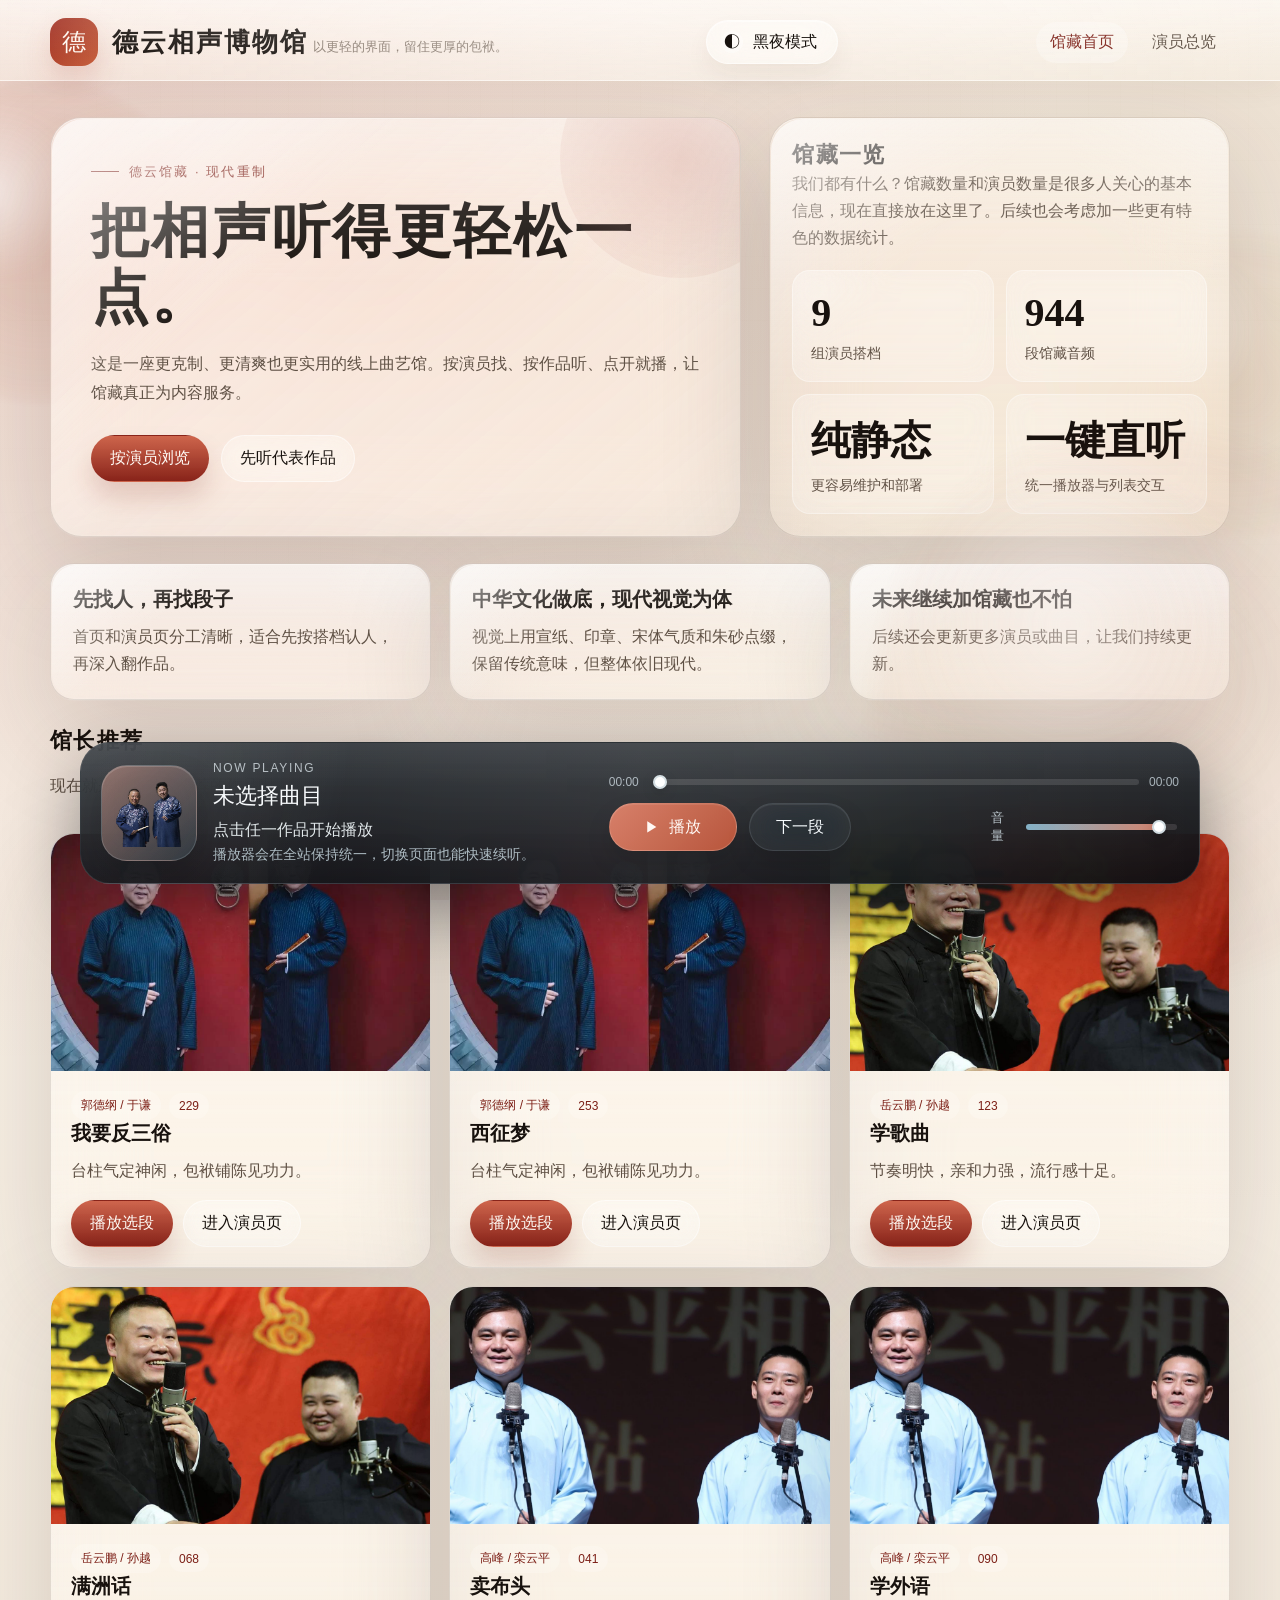
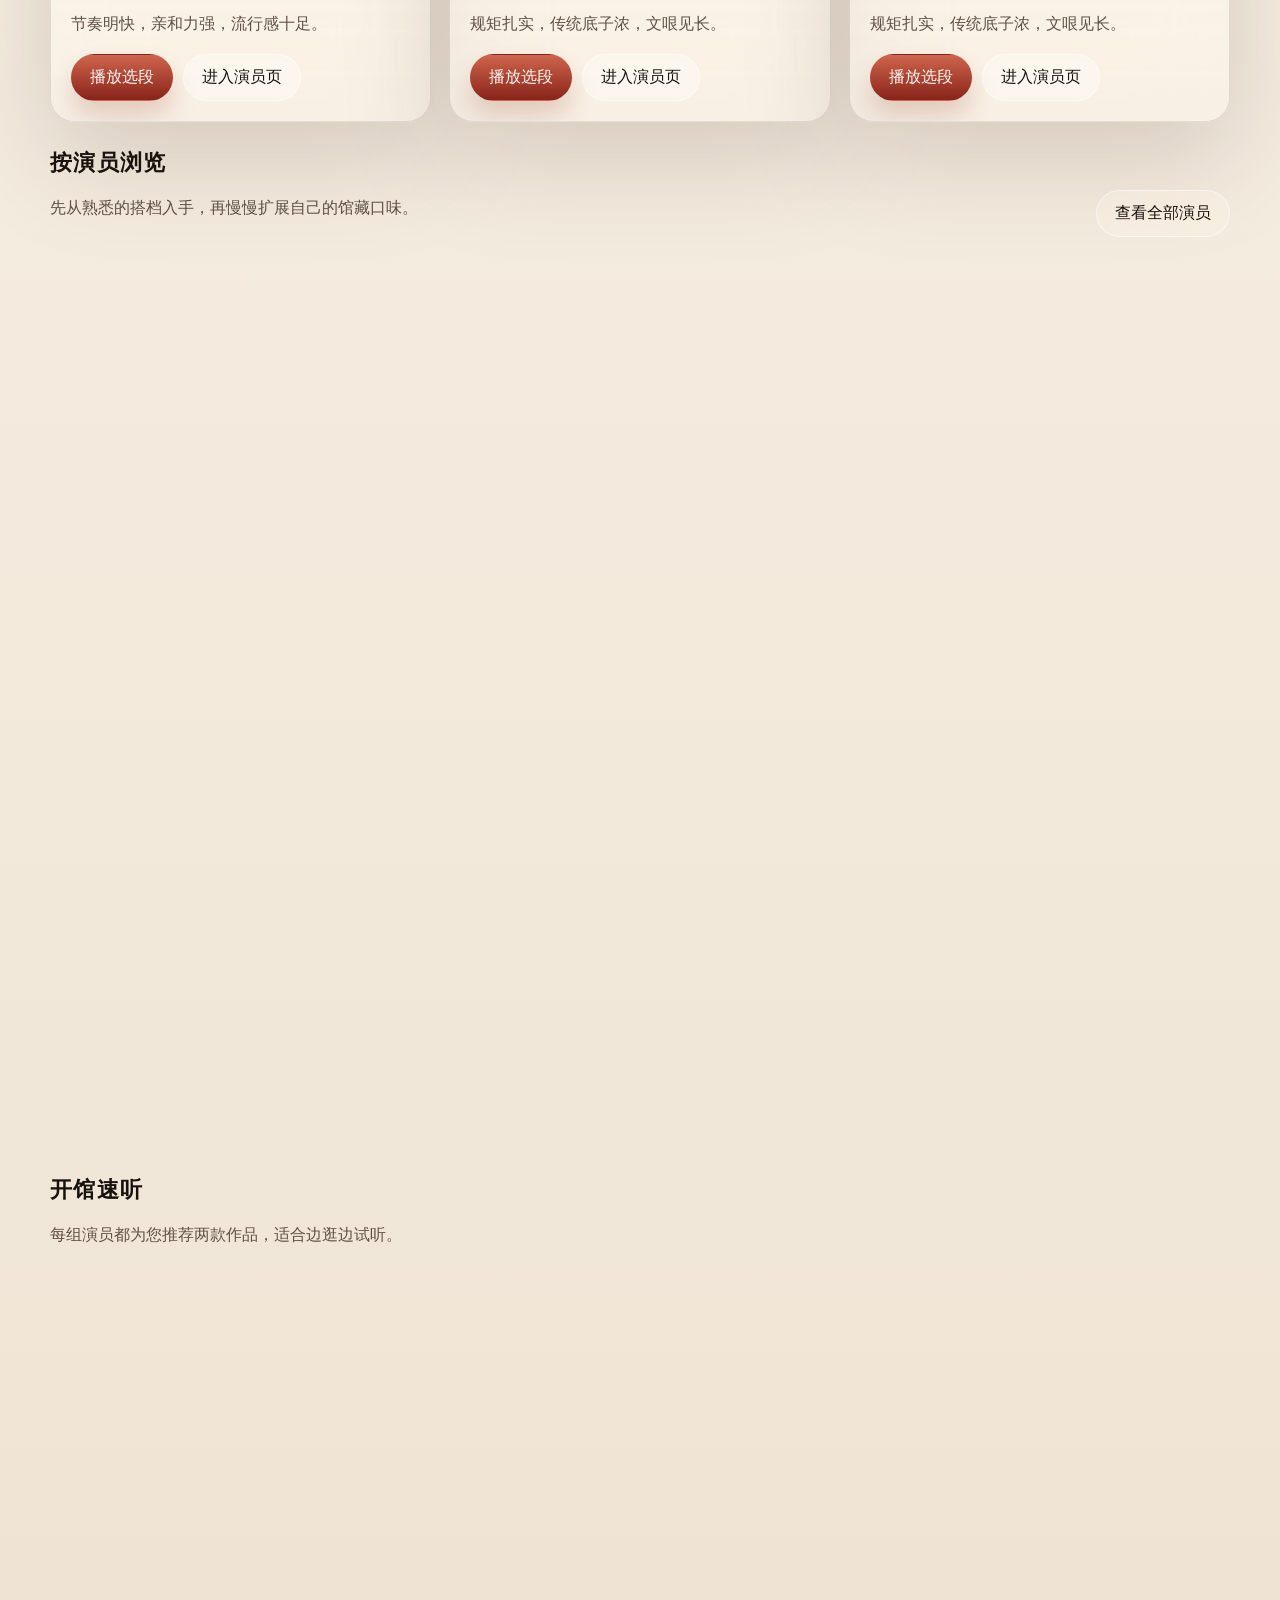
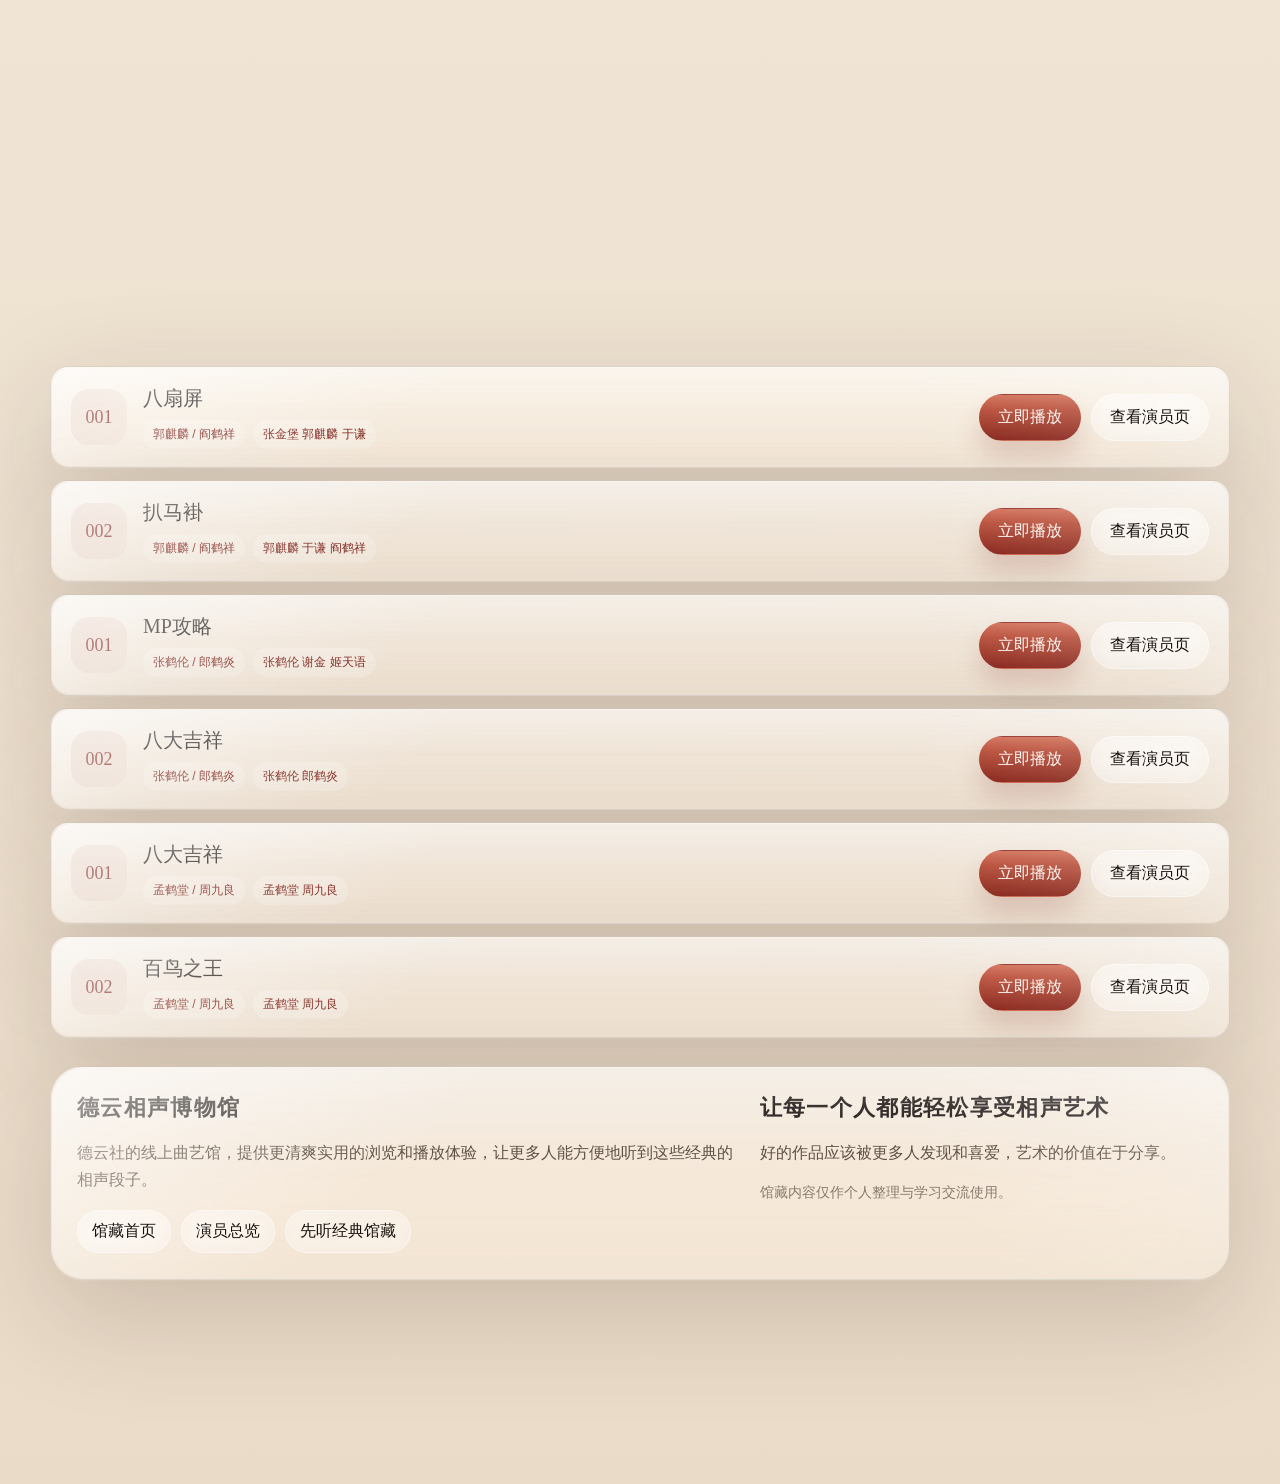
<file: index.html>
<!DOCTYPE html>
<html lang="zh-CN">
<head>
  <meta charset="UTF-8">
  <meta name="viewport" content="width=device-width, initial-scale=1.0">
  <meta name="description" content="一个更现代、更简约也更实用的相声馆首页。按演员浏览馆藏，按段子直达播放，让传统曲艺以更舒服的方式被听见。">
  <title>德云相声博物馆 | 馆藏首页</title>
  <link rel="shortcut icon" type="image/x-icon" href="static/picture/favicon.png">
  <link rel="stylesheet" href="static/css/site.css">
</head>
<body>
  <div id="app"></div>
  <noscript>
    <div class="noscript">这个站点需要启用 JavaScript 才能显示新的馆藏界面。</div>
  </noscript>
  <script>window.DYS_PAGE = {"type": "home"};</script>
  <script src="static/js/catalog.js"></script>
  <script src="static/js/site.js"></script>
</body>
</html>
</file>
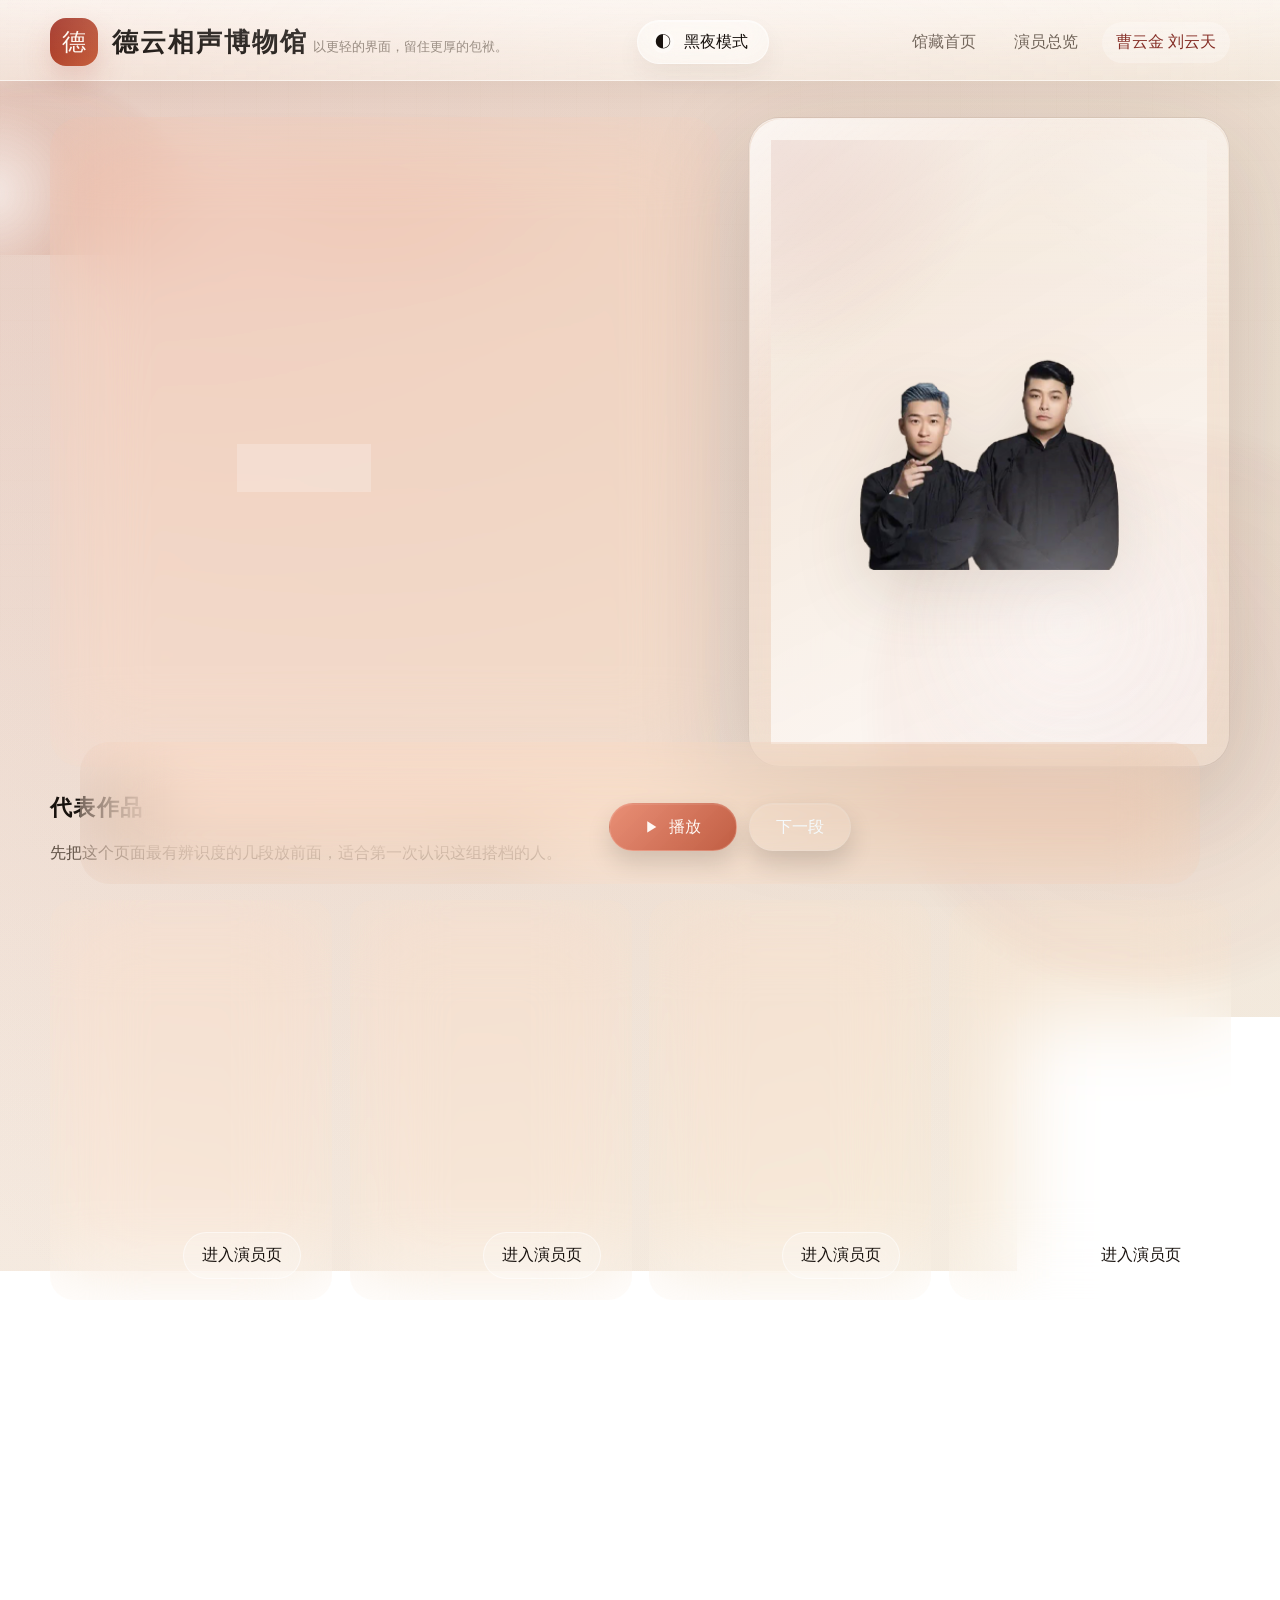
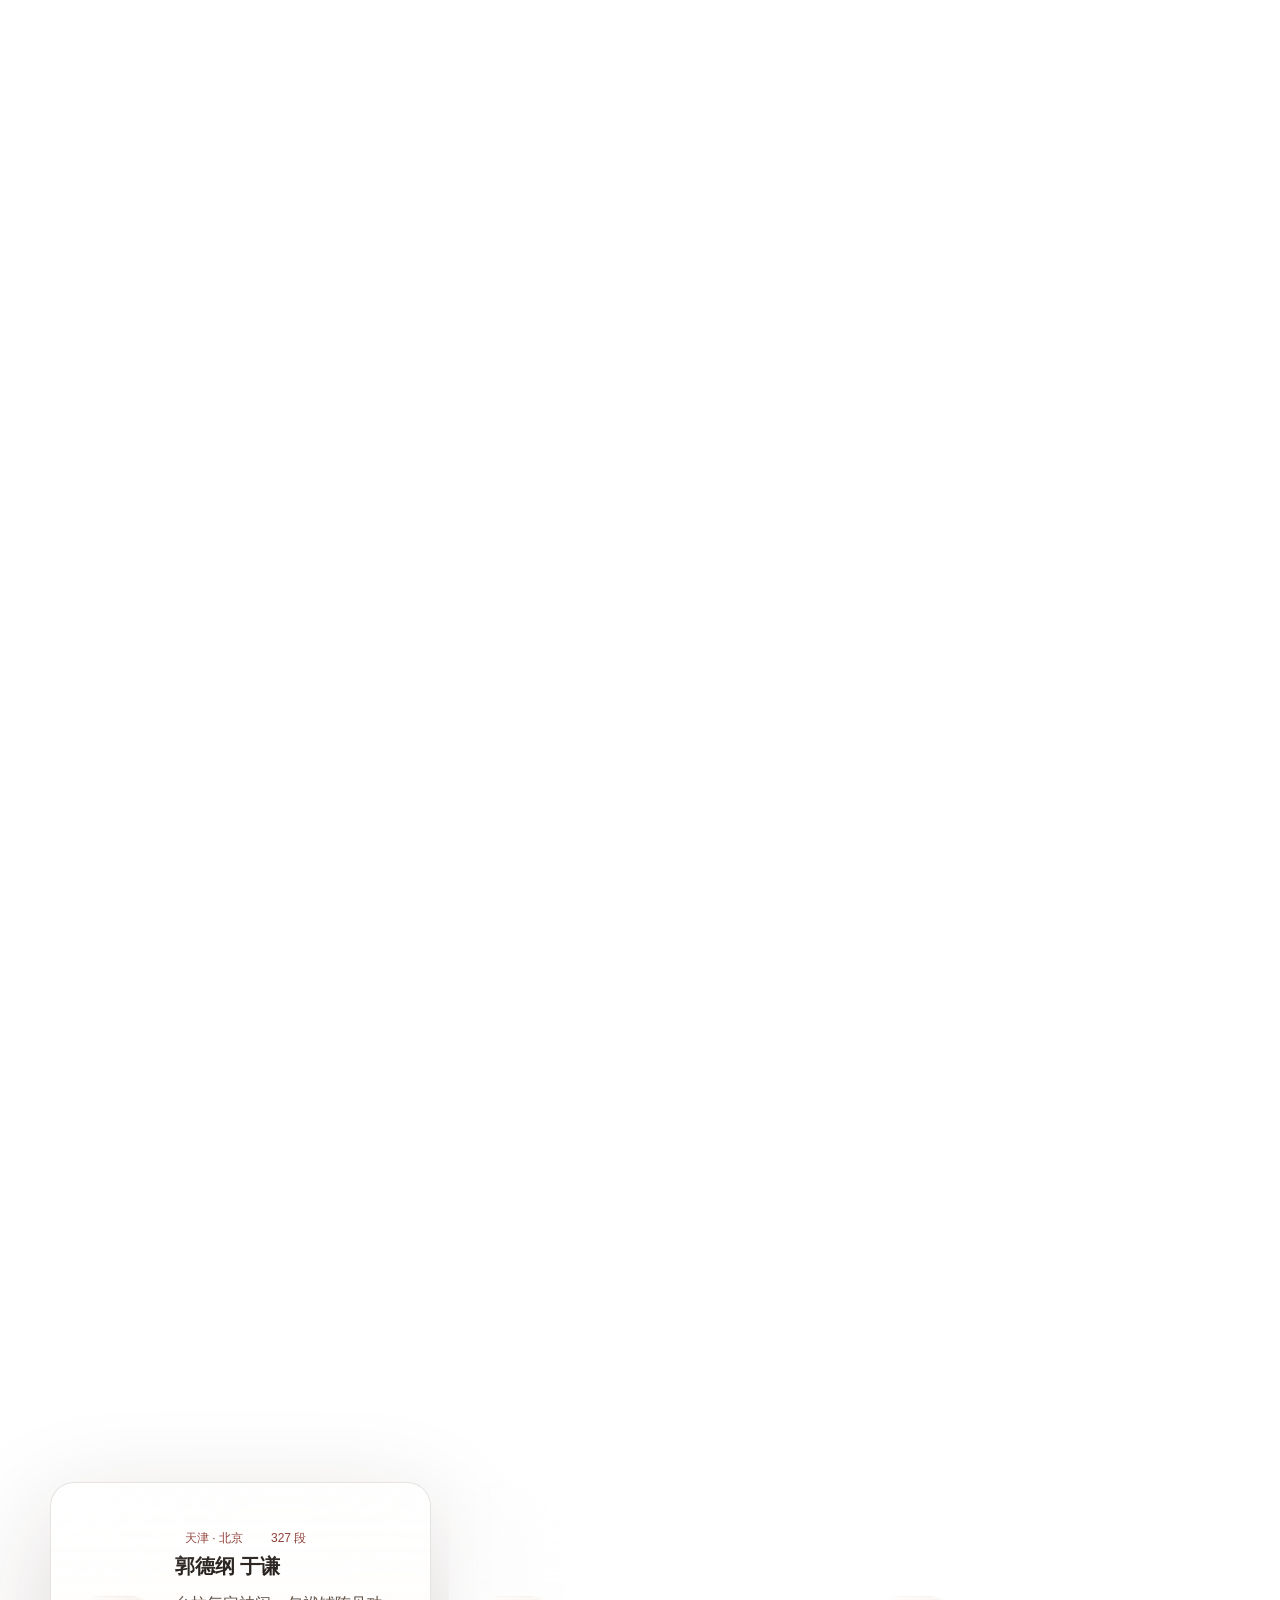
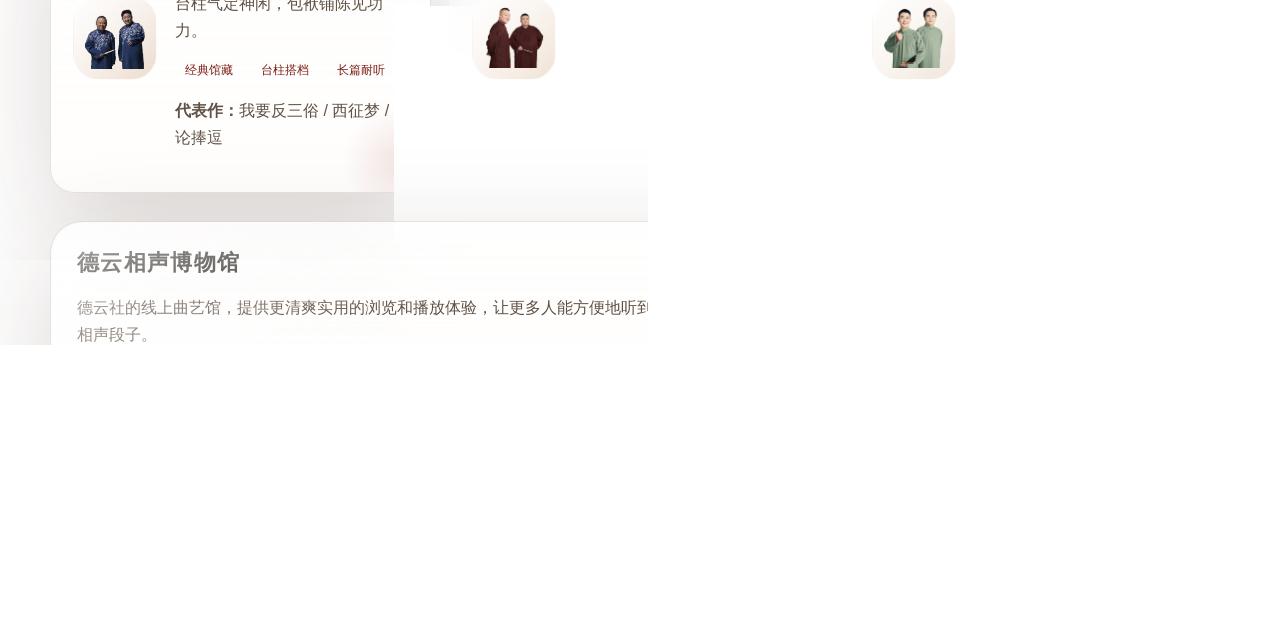
<file: CJ.html>
<!DOCTYPE html>
<html lang="zh-CN">
<head>
  <meta charset="UTF-8">
  <meta name="viewport" content="width=device-width, initial-scale=1.0">
  <meta name="description" content="曹云金，1986年出生于天津，相声演员，2002年拜师郭德纲学习相声艺术，后与刘云天搭档。 刘云天，本名刘艺，1983年出生于天津市，毕业于中国戏曲学院，擅长舞台配合与捧哏节奏。">
  <title>曹云金 刘云天 | 德云相声博物馆</title>
  <link rel="shortcut icon" type="image/x-icon" href="static/picture/favicon.png">
  <link rel="stylesheet" href="static/css/site.css">
</head>
<body>
  <div id="app"></div>
  <noscript>
    <div class="noscript">这个站点需要启用 JavaScript 才能显示新的馆藏界面。</div>
  </noscript>
  <script>window.DYS_PAGE = {"type": "artist", "artistKey": "cj"};</script>
  <script src="static/js/catalog.js"></script>
  <script src="static/js/site.js"></script>
</body>
</html>
</file>
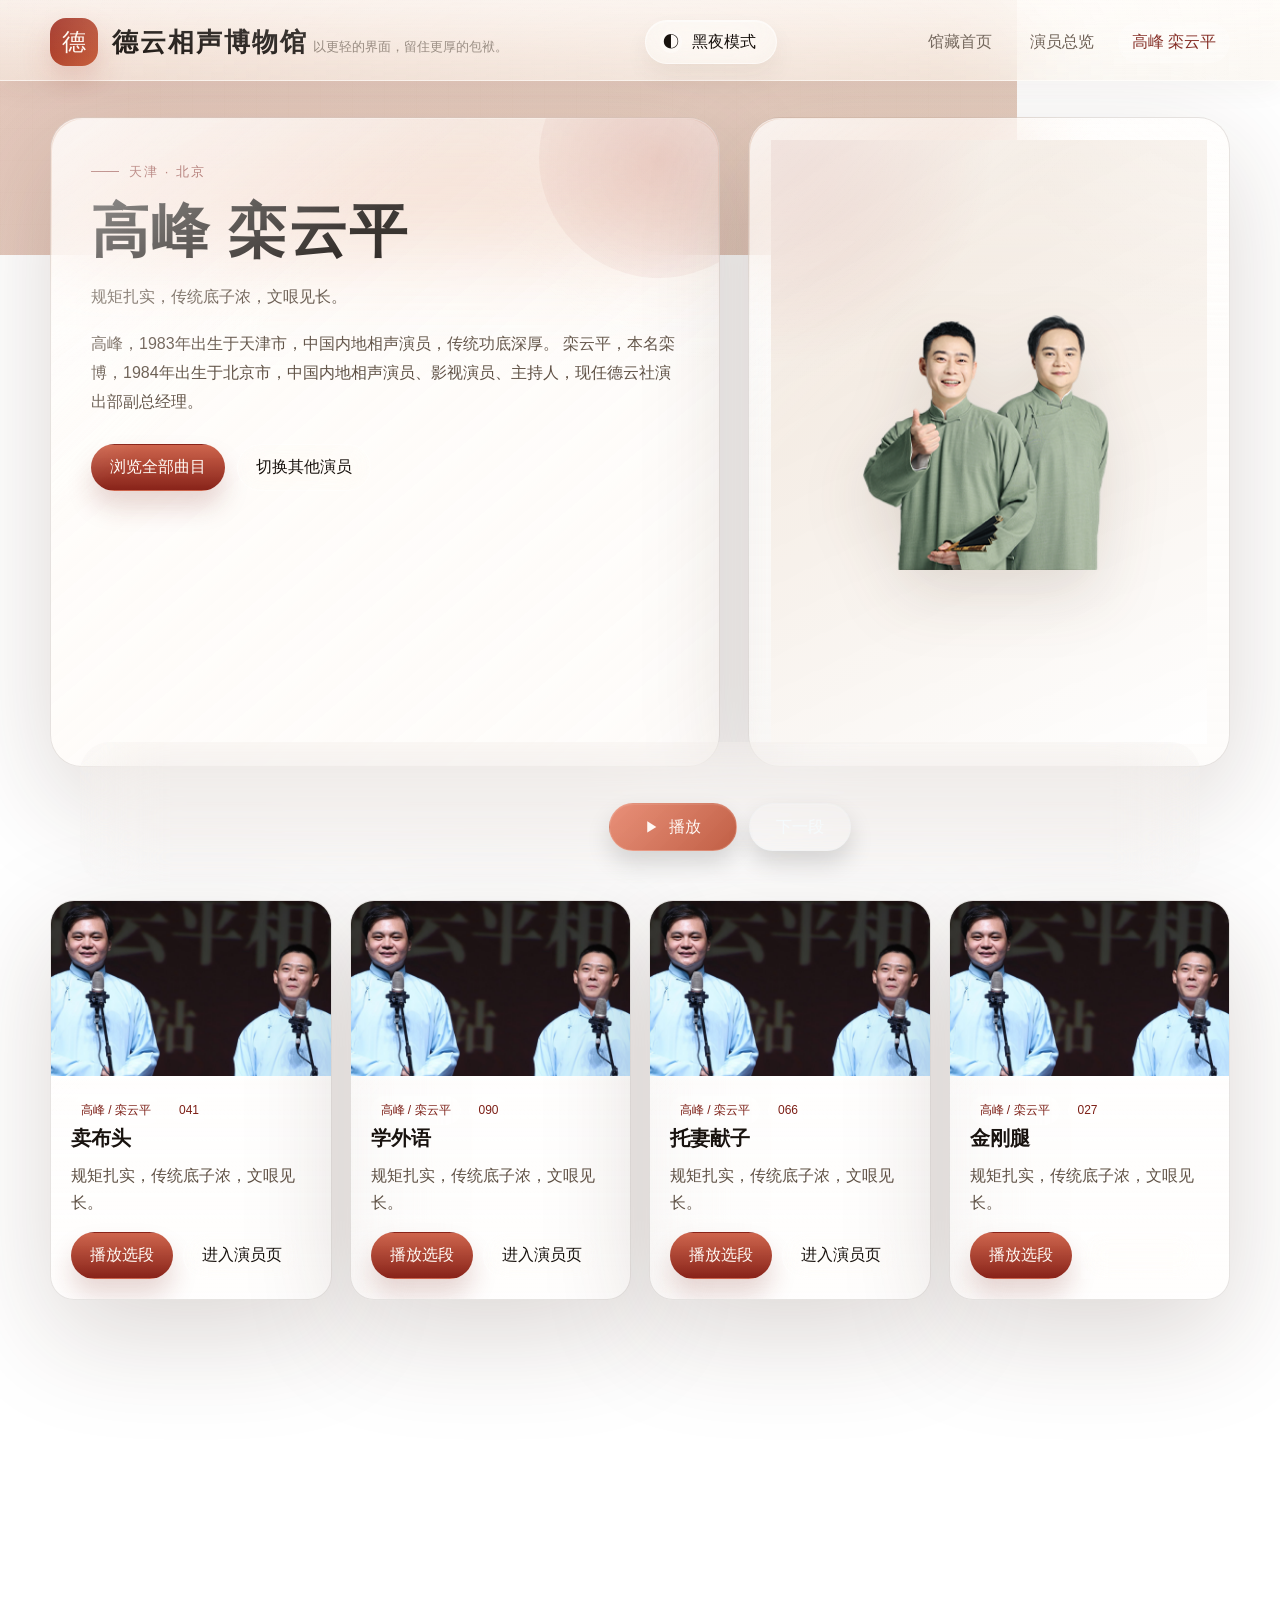
<file: GF.html>
<!DOCTYPE html>
<html lang="zh-CN">
<head>
  <meta charset="UTF-8">
  <meta name="viewport" content="width=device-width, initial-scale=1.0">
  <meta name="description" content="高峰，1983年出生于天津市，中国内地相声演员，传统功底深厚。 栾云平，本名栾博，1984年出生于北京市，中国内地相声演员、影视演员、主持人，现任德云社演出部副总经理。">
  <title>高峰 栾云平 | 德云相声博物馆</title>
  <link rel="shortcut icon" type="image/x-icon" href="static/picture/favicon.png">
  <link rel="stylesheet" href="static/css/site.css">
</head>
<body>
  <div id="app"></div>
  <noscript>
    <div class="noscript">这个站点需要启用 JavaScript 才能显示新的馆藏界面。</div>
  </noscript>
  <script>window.DYS_PAGE = {"type": "artist", "artistKey": "gf"};</script>
  <script src="static/js/catalog.js"></script>
  <script src="static/js/site.js"></script>
</body>
</html>
</file>
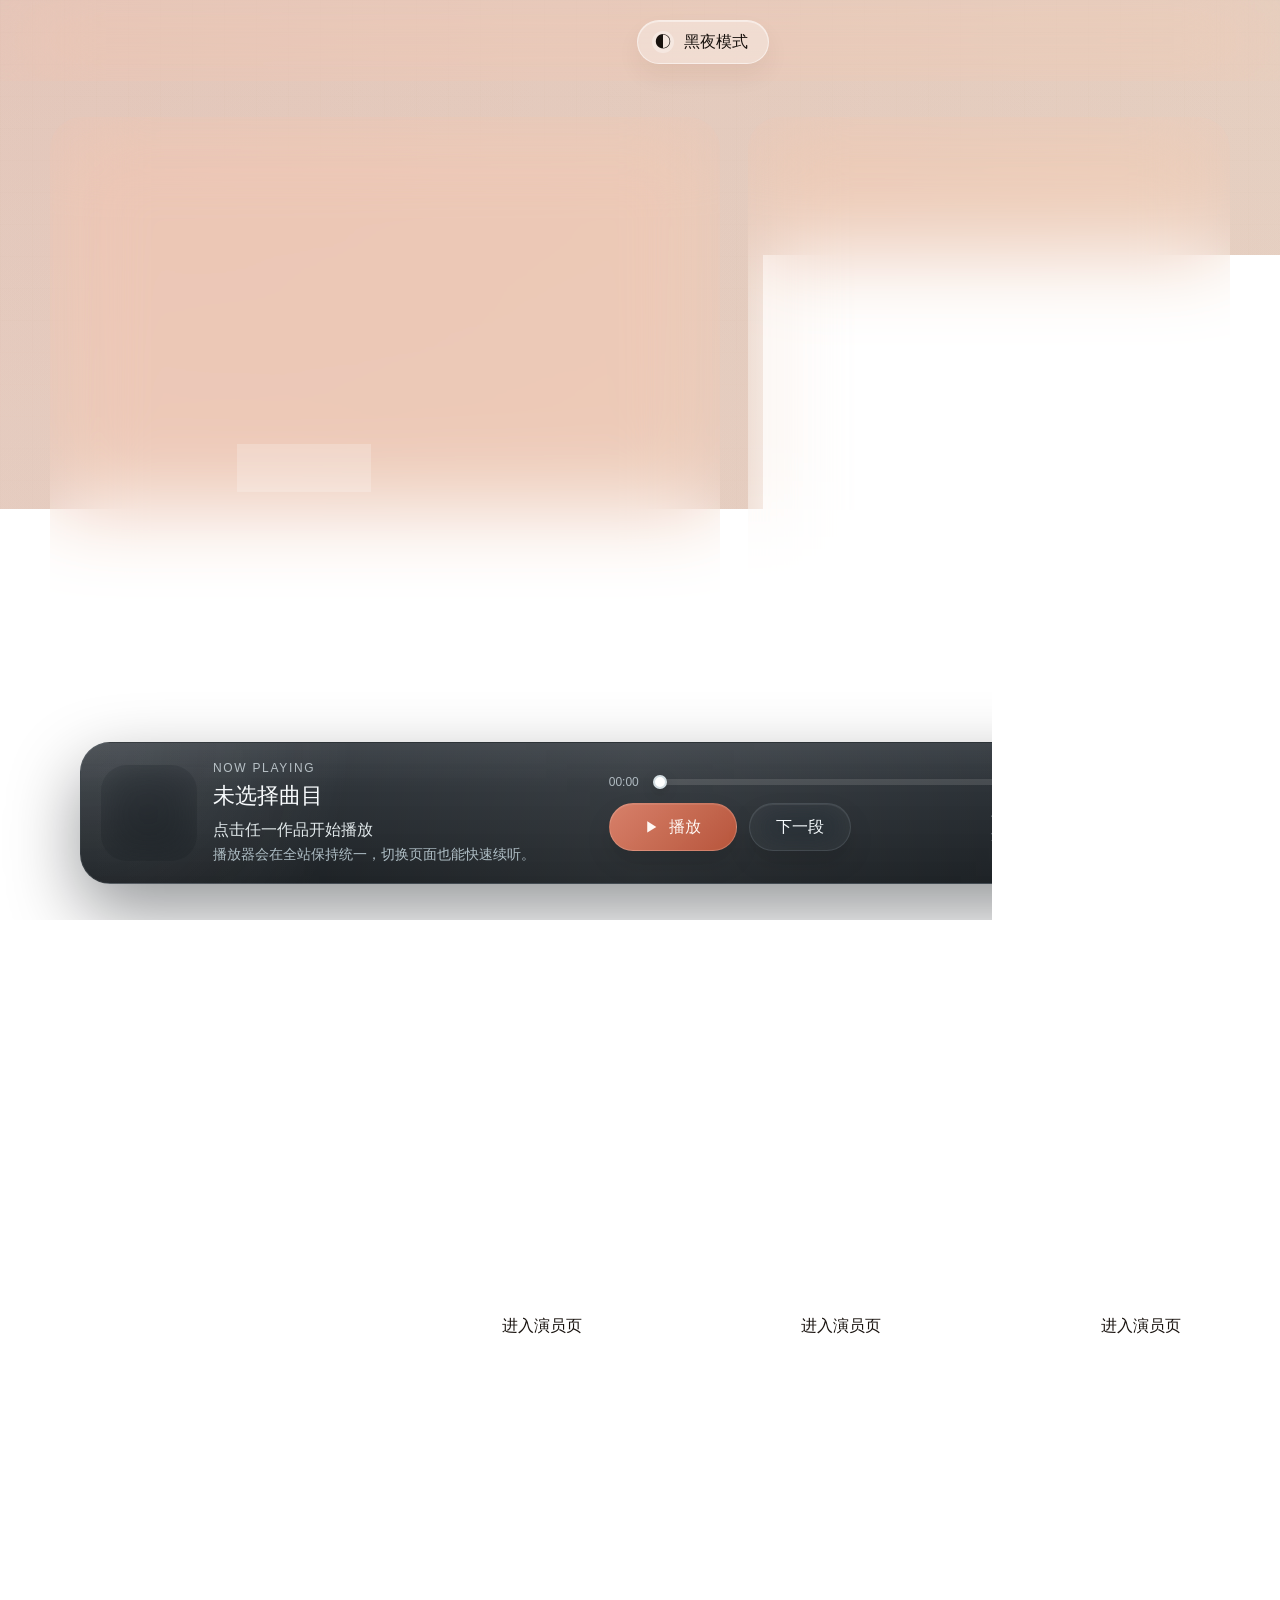
<file: GQL.html>
<!DOCTYPE html>
<html lang="zh-CN">
<head>
  <meta charset="UTF-8">
  <meta name="viewport" content="width=device-width, initial-scale=1.0">
  <meta name="description" content="郭麒麟，本名郭奇林，1996年出生于天津市，中国内地相声、影视男演员。 阎鹤祥，本名阎鑫，1981年出生于北京市，中国内地男演员、相声演员、德云社演出四队队长。">
  <title>郭麒麟 阎鹤祥 | 德云相声博物馆</title>
  <link rel="shortcut icon" type="image/x-icon" href="static/picture/favicon.png">
  <link rel="stylesheet" href="static/css/site.css">
</head>
<body>
  <div id="app"></div>
  <noscript>
    <div class="noscript">这个站点需要启用 JavaScript 才能显示新的馆藏界面。</div>
  </noscript>
  <script>window.DYS_PAGE = {"type": "artist", "artistKey": "gql"};</script>
  <script src="static/js/catalog.js"></script>
  <script src="static/js/site.js"></script>
</body>
</html>
</file>
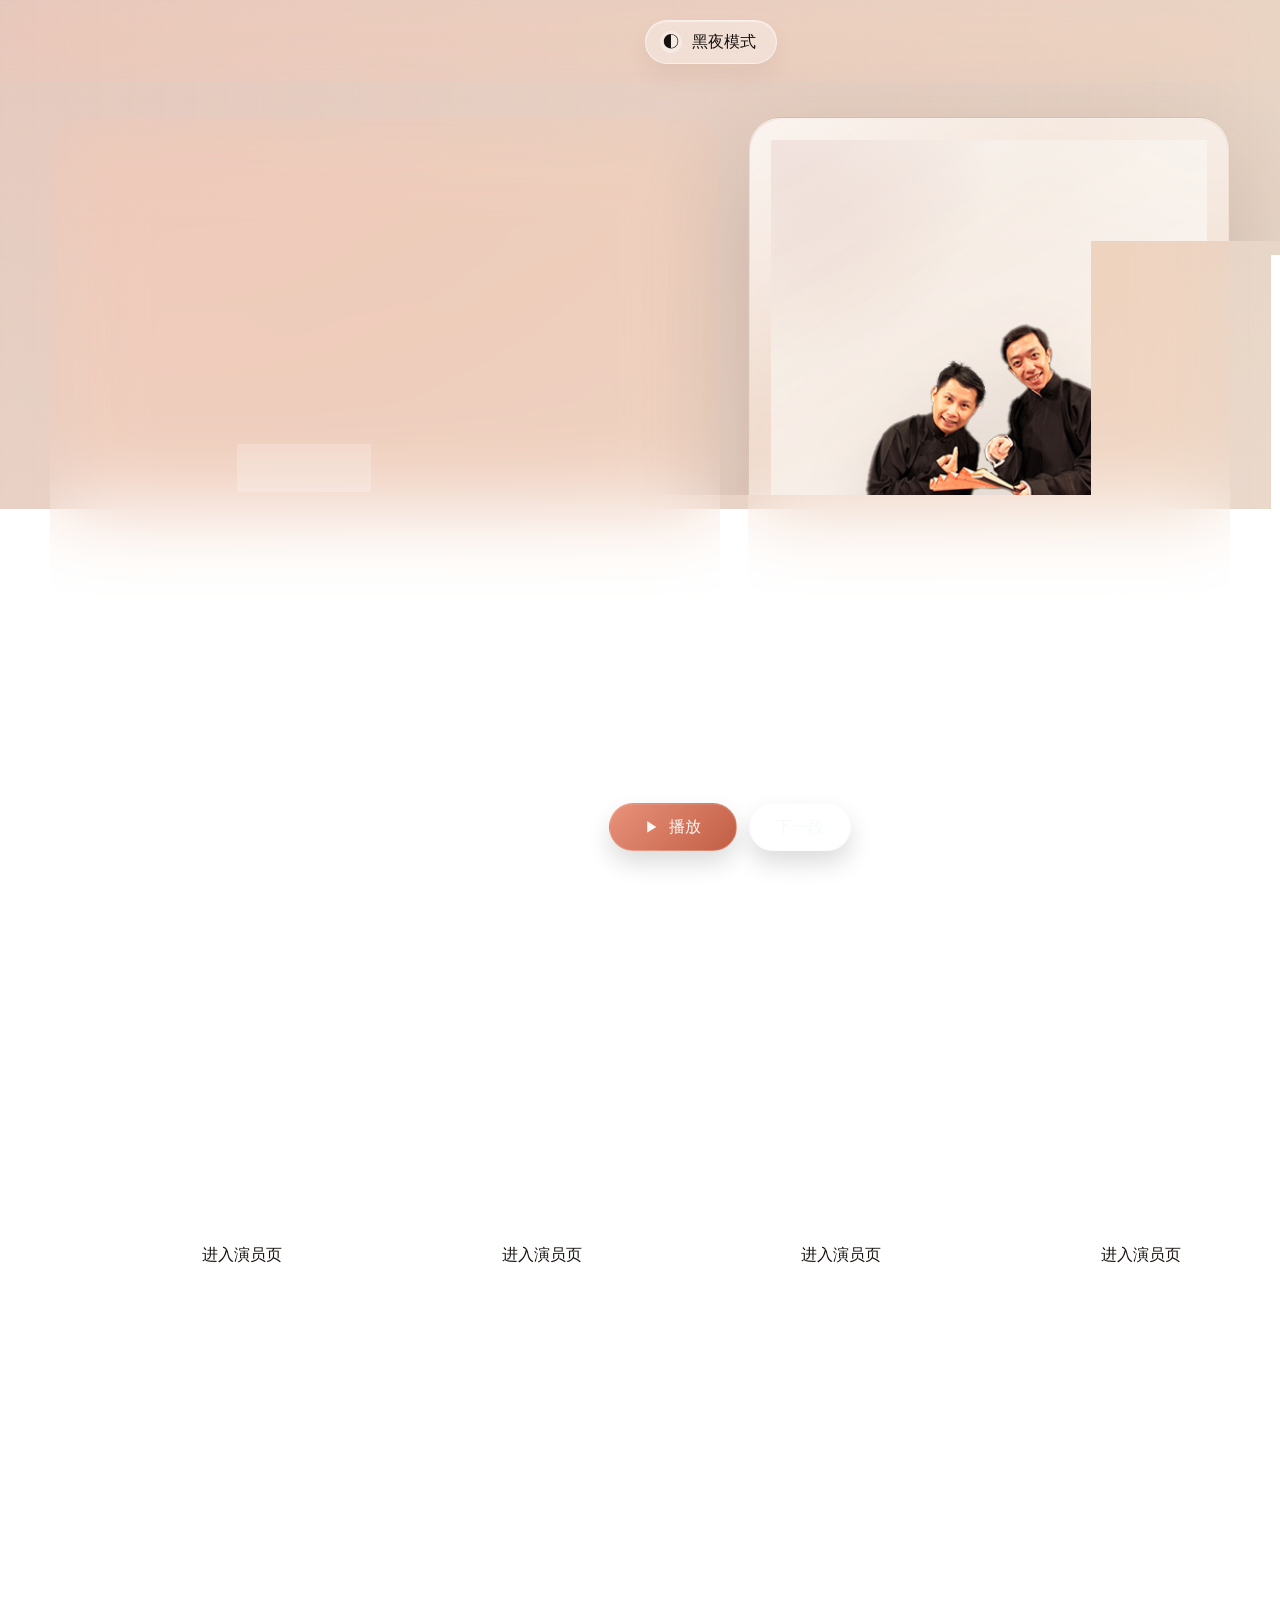
<file: HW.html>
<!DOCTYPE html>
<html lang="zh-CN">
<head>
  <meta charset="UTF-8">
  <meta name="viewport" content="width=device-width, initial-scale=1.0">
  <meta name="description" content="何云伟，1981年出生于北京市，中国内地相声演员、主持人，曾为郭德纲早期弟子。 李菁，1978年出生于北京，曲艺相声演员、影视演员，也是德云社早期重要成员。">
  <title>何云伟 李菁 | 德云相声博物馆</title>
  <link rel="shortcut icon" type="image/x-icon" href="static/picture/favicon.png">
  <link rel="stylesheet" href="static/css/site.css">
</head>
<body>
  <div id="app"></div>
  <noscript>
    <div class="noscript">这个站点需要启用 JavaScript 才能显示新的馆藏界面。</div>
  </noscript>
  <script>window.DYS_PAGE = {"type": "artist", "artistKey": "hw"};</script>
  <script src="static/js/catalog.js"></script>
  <script src="static/js/site.js"></script>
</body>
</html>
</file>
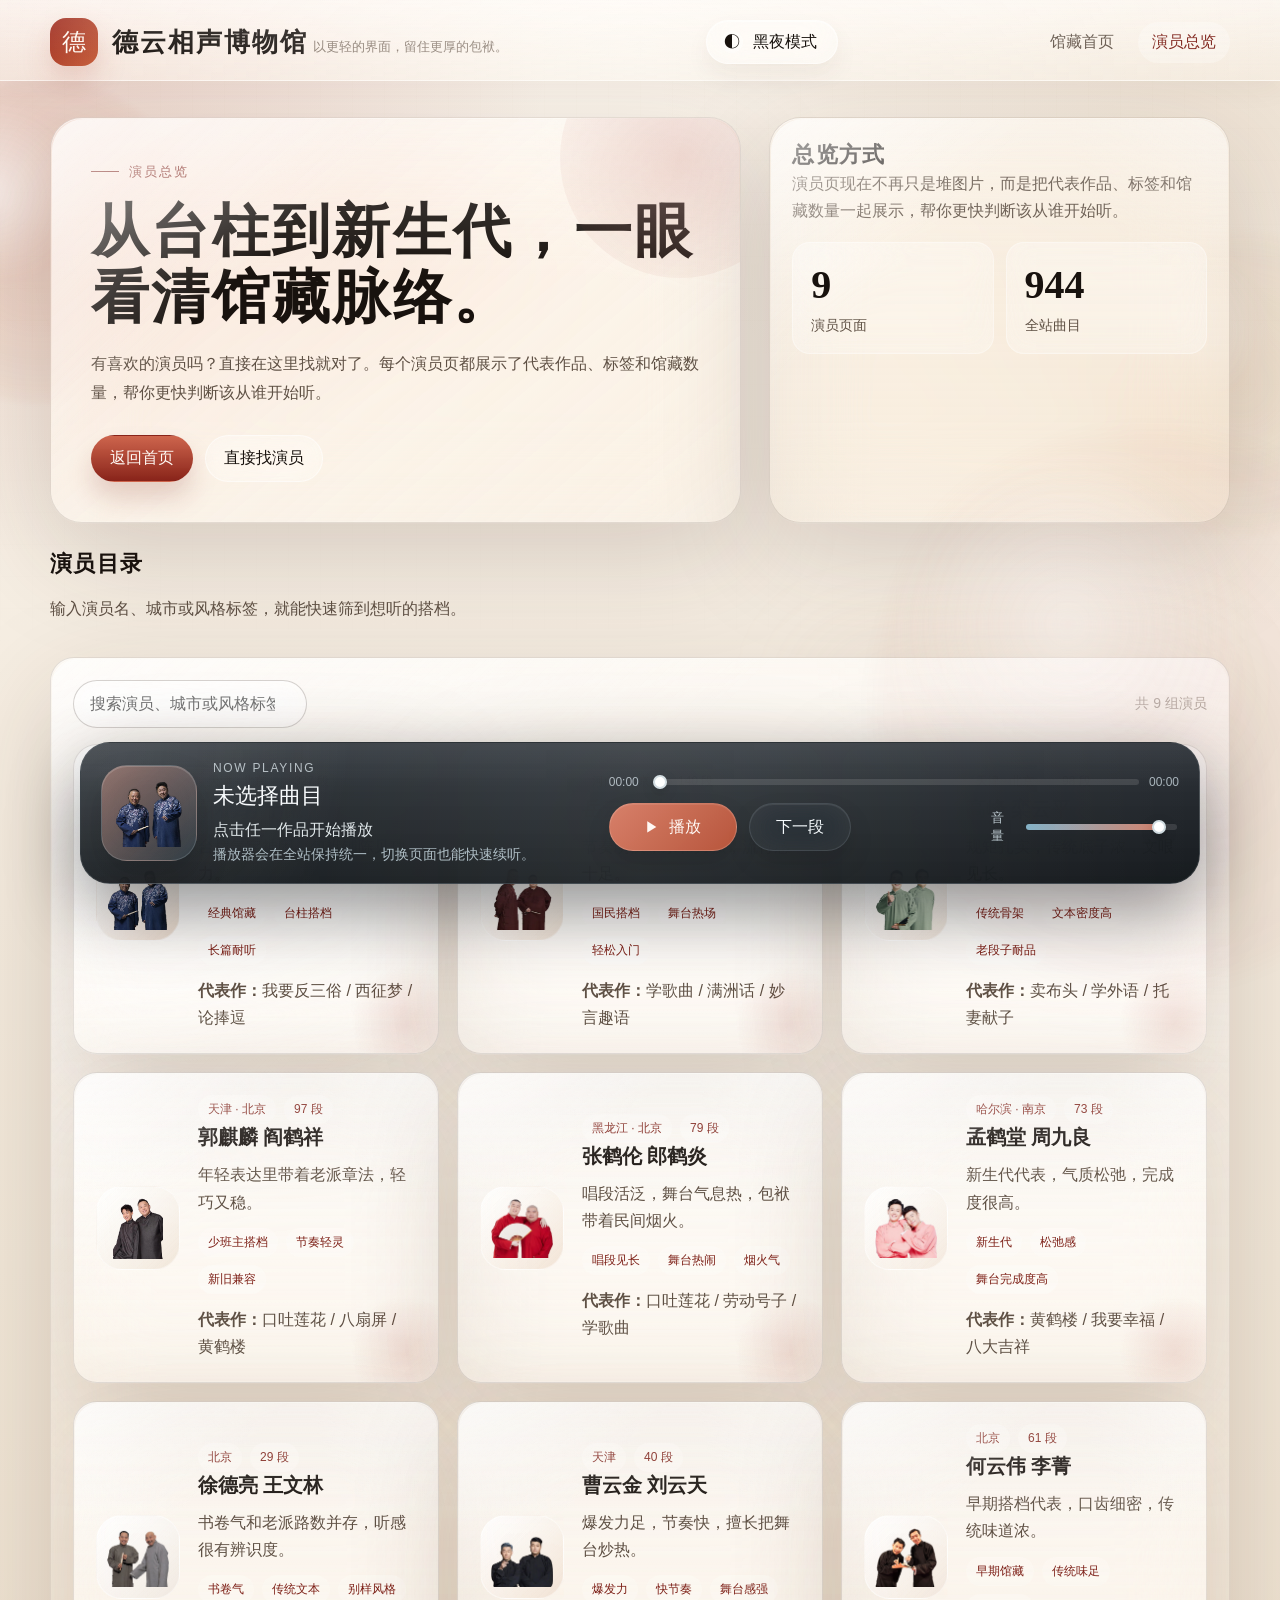
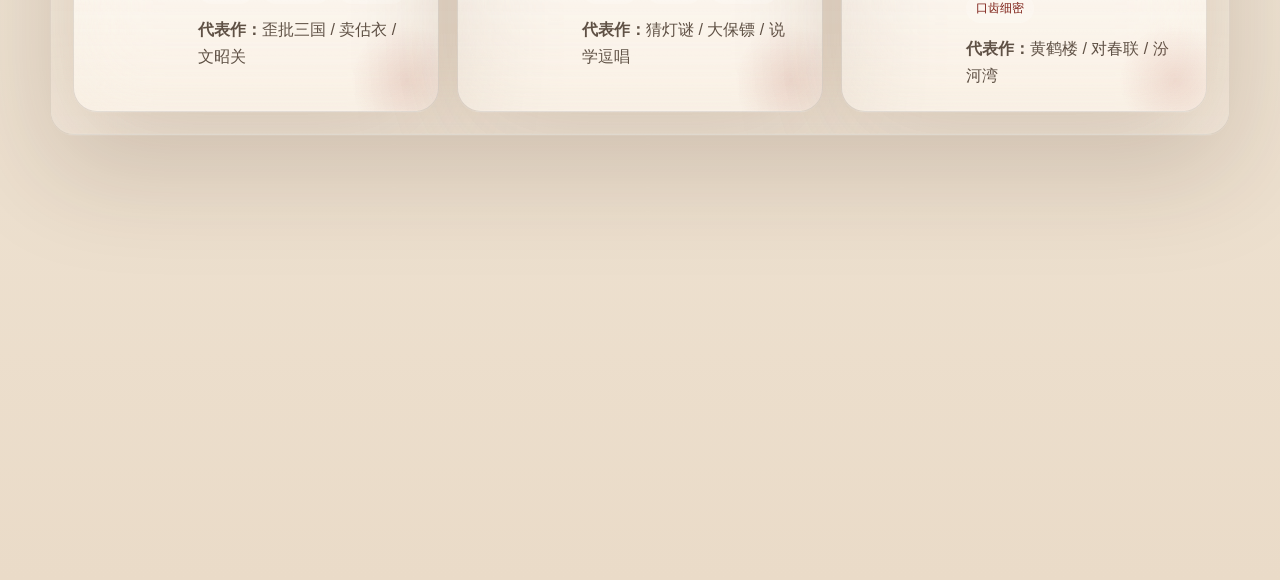
<file: role.html>
<!DOCTYPE html>
<html lang="zh-CN">
<head>
  <meta charset="UTF-8">
  <meta name="viewport" content="width=device-width, initial-scale=1.0">
  <meta name="description" content="按搭档浏览德云相声博物馆馆藏，快速进入不同演员页面与代表作品。">
  <title>德云相声博物馆 | 演员总览</title>
  <link rel="shortcut icon" type="image/x-icon" href="static/picture/favicon.png">
  <link rel="stylesheet" href="static/css/site.css">
</head>
<body>
  <div id="app"></div>
  <noscript>
    <div class="noscript">这个站点需要启用 JavaScript 才能显示新的馆藏界面。</div>
  </noscript>
  <script>window.DYS_PAGE = {"type": "artists"};</script>
  <script src="static/js/catalog.js"></script>
  <script src="static/js/site.js"></script>
</body>
</html>
</file>
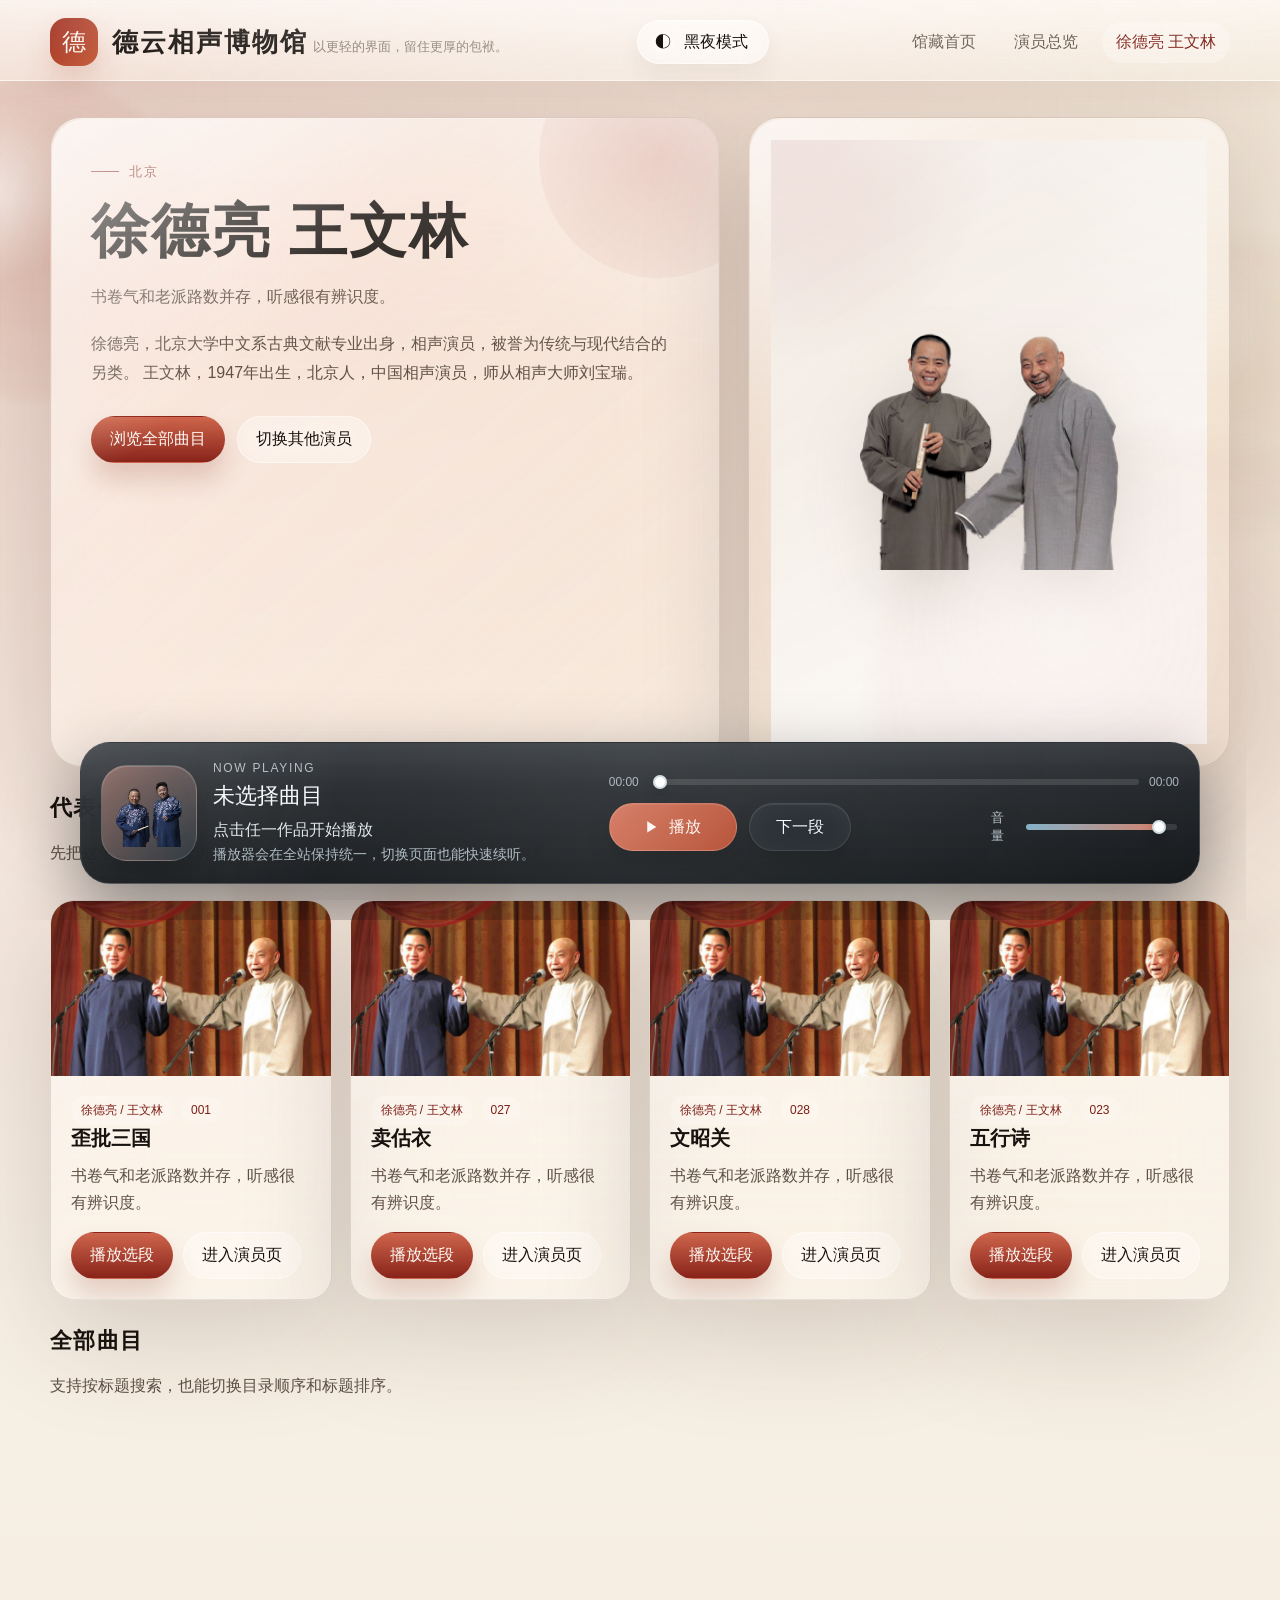
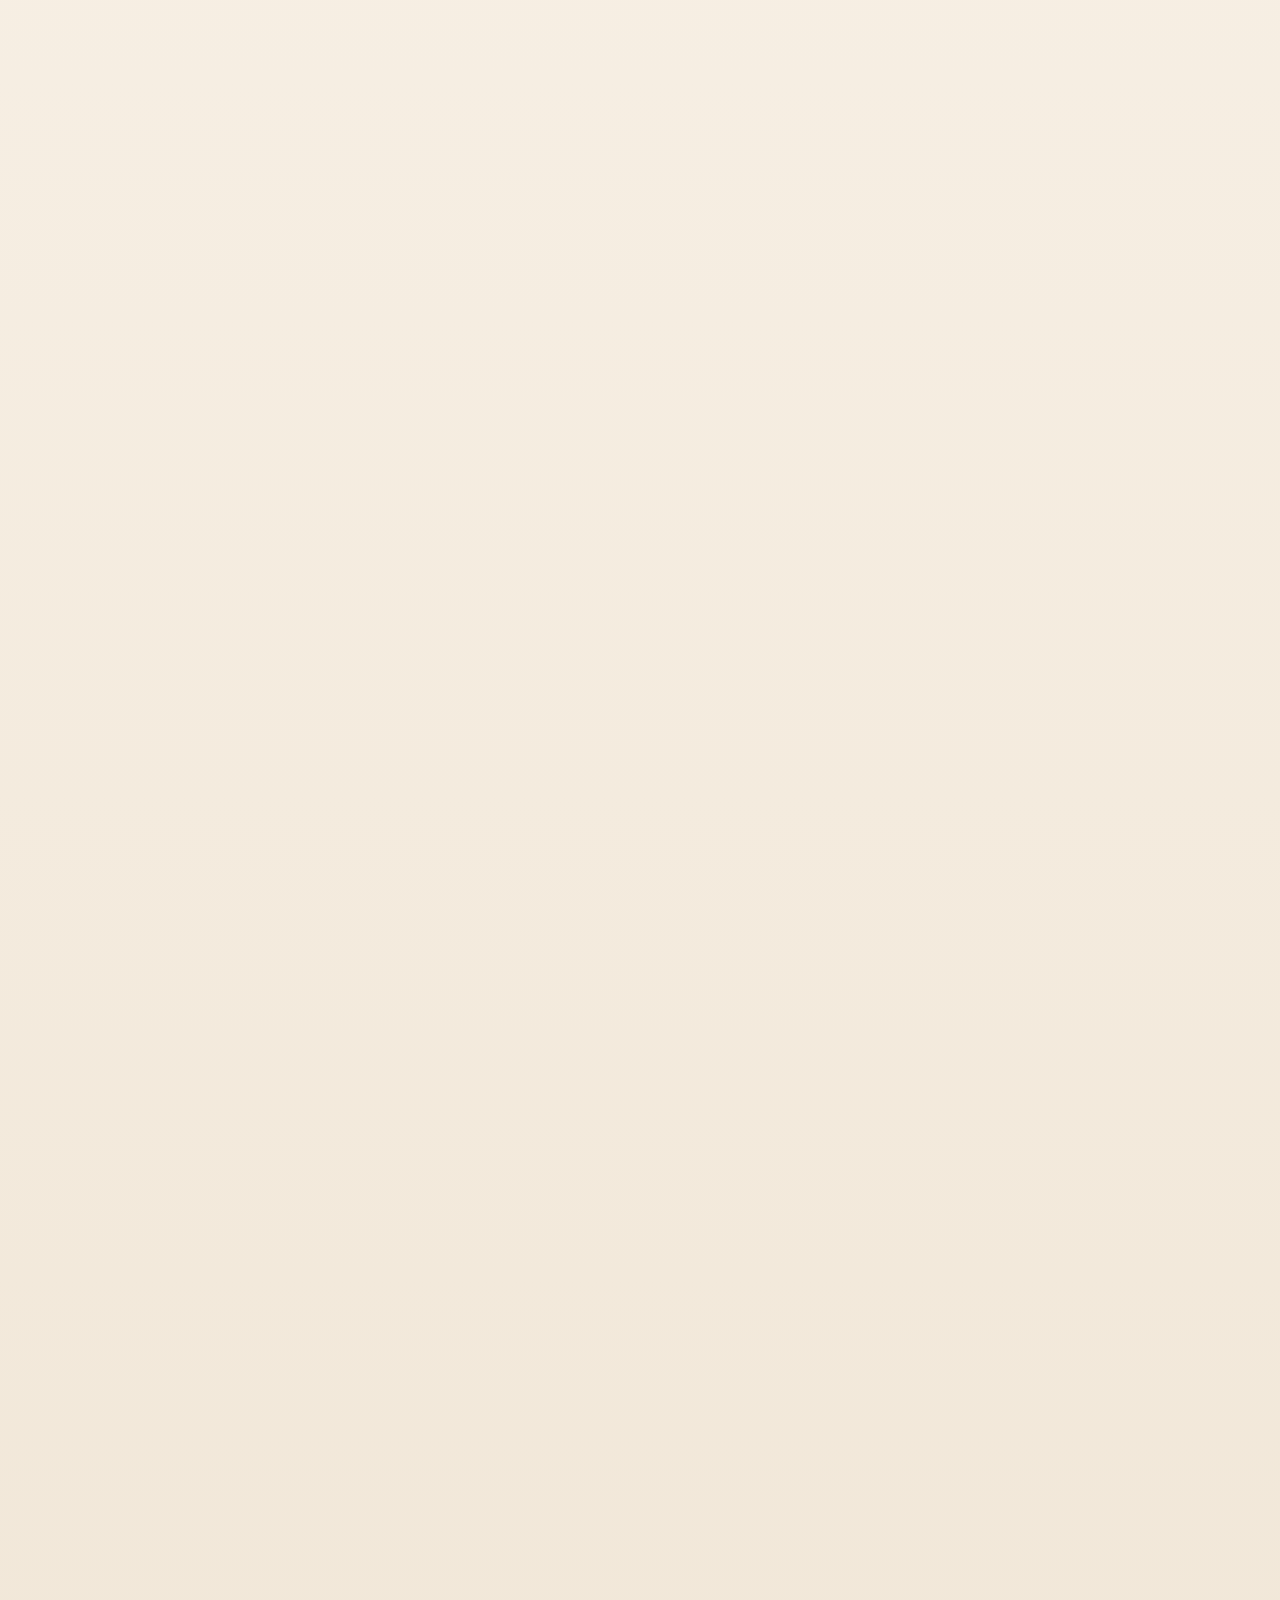
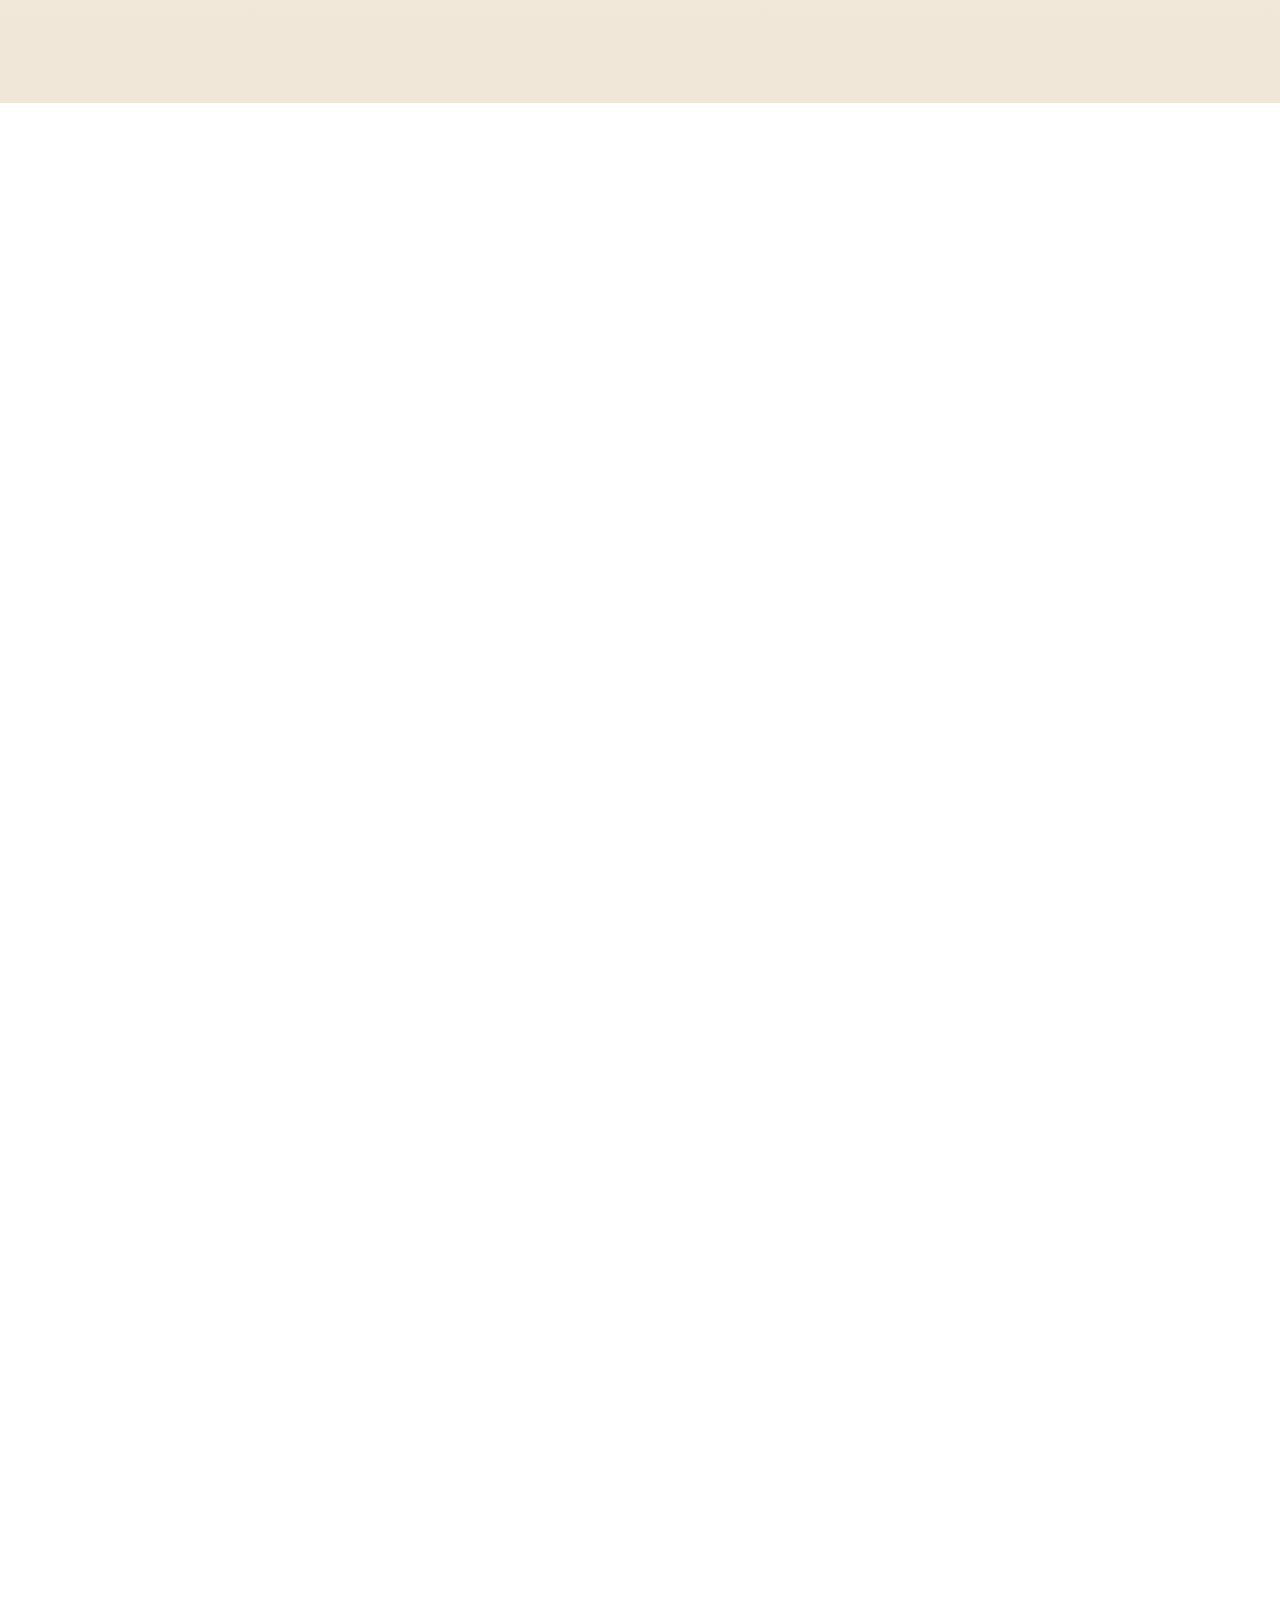
<file: XDL.html>
<!DOCTYPE html>
<html lang="zh-CN">
<head>
  <meta charset="UTF-8">
  <meta name="viewport" content="width=device-width, initial-scale=1.0">
  <meta name="description" content="徐德亮，北京大学中文系古典文献专业出身，相声演员，被誉为传统与现代结合的另类。 王文林，1947年出生，北京人，中国相声演员，师从相声大师刘宝瑞。">
  <title>徐德亮 王文林 | 德云相声博物馆</title>
  <link rel="shortcut icon" type="image/x-icon" href="static/picture/favicon.png">
  <link rel="stylesheet" href="static/css/site.css">
</head>
<body>
  <div id="app"></div>
  <noscript>
    <div class="noscript">这个站点需要启用 JavaScript 才能显示新的馆藏界面。</div>
  </noscript>
  <script>window.DYS_PAGE = {"type": "artist", "artistKey": "xdl"};</script>
  <script src="static/js/catalog.js"></script>
  <script src="static/js/site.js"></script>
</body>
</html>
</file>
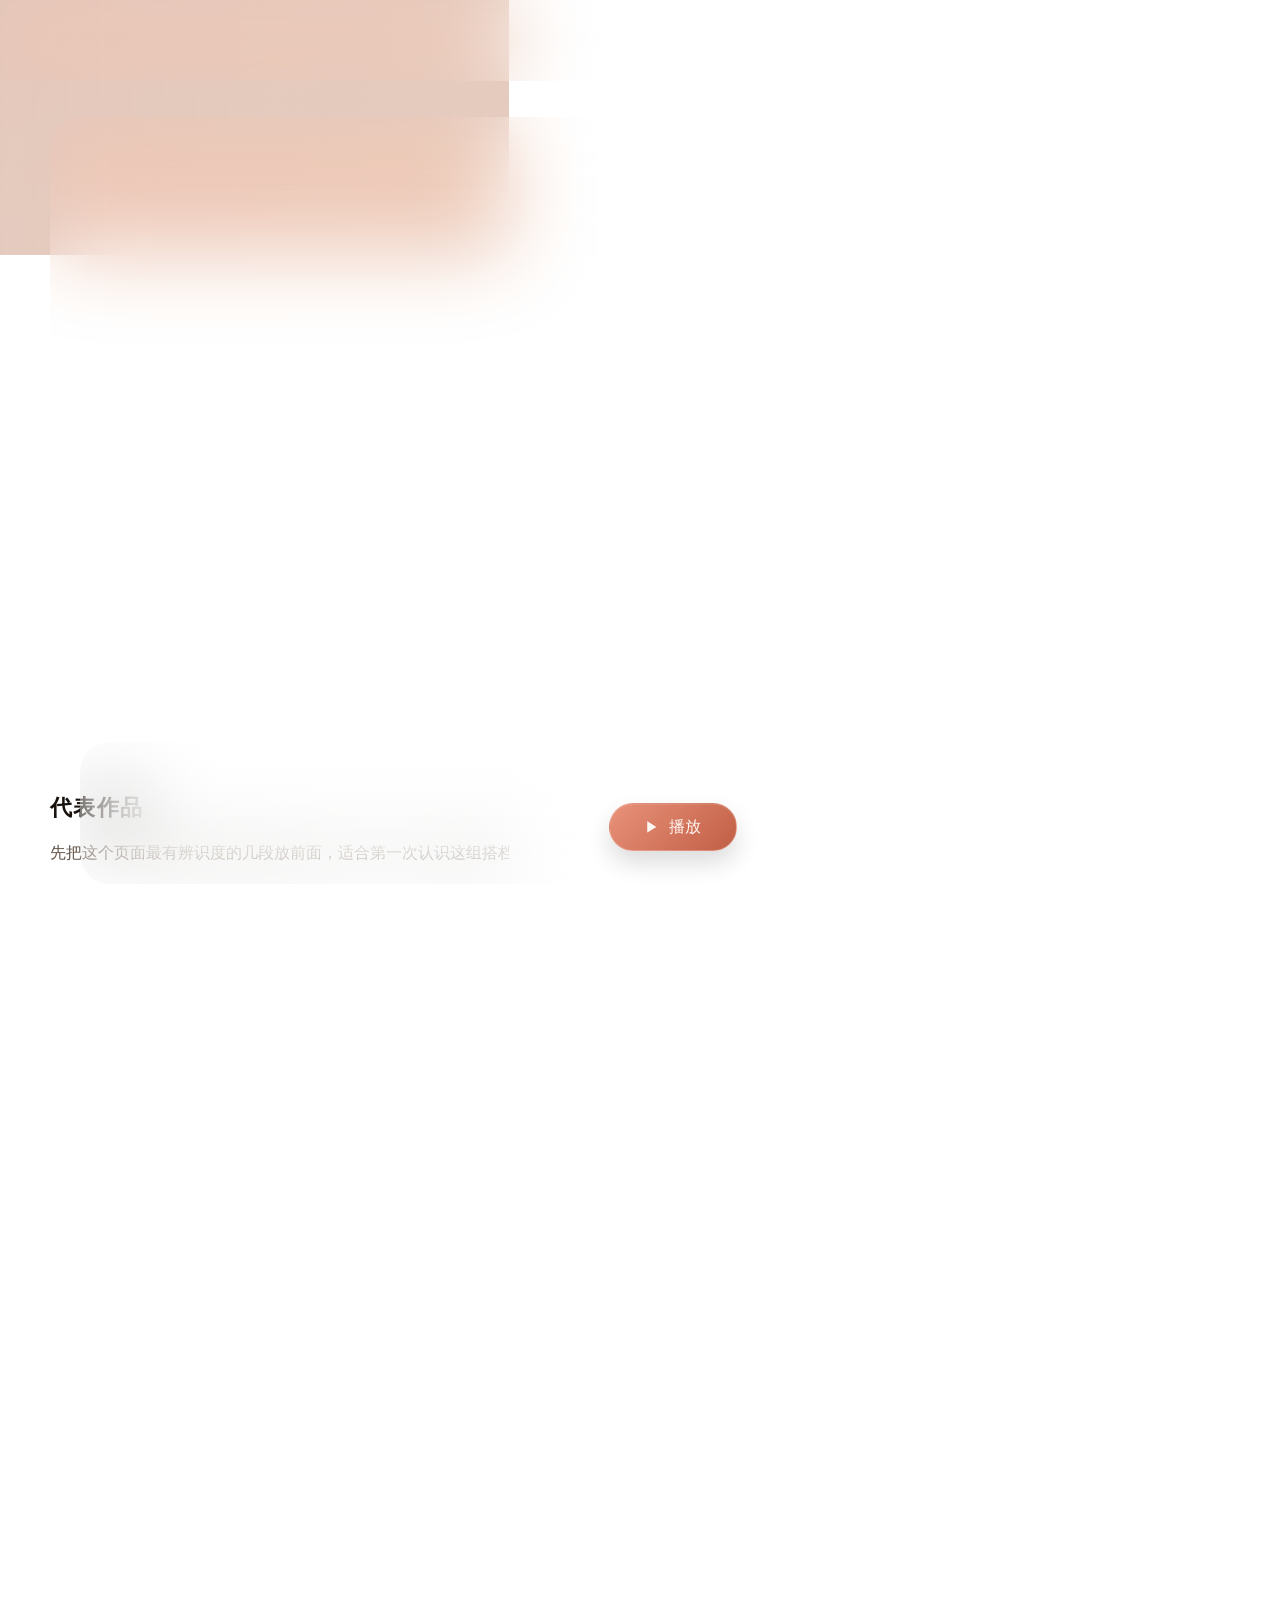
<file: ZHL.html>
<!DOCTYPE html>
<html lang="zh-CN">
<head>
  <meta charset="UTF-8">
  <meta name="viewport" content="width=device-width, initial-scale=1.0">
  <meta name="description" content="张鹤伦，本名张立民，1985年出生于黑龙江省伊春市，中国内地相声演员、歌手，德云社演出六队队长。 郎鹤炎，本名郎晨，1981年出生于北京，兼具学院背景与舞台经验，是张鹤伦的重要搭档。">
  <title>张鹤伦 郎鹤炎 | 德云相声博物馆</title>
  <link rel="shortcut icon" type="image/x-icon" href="static/picture/favicon.png">
  <link rel="stylesheet" href="static/css/site.css">
</head>
<body>
  <div id="app"></div>
  <noscript>
    <div class="noscript">这个站点需要启用 JavaScript 才能显示新的馆藏界面。</div>
  </noscript>
  <script>window.DYS_PAGE = {"type": "artist", "artistKey": "zhl"};</script>
  <script src="static/js/catalog.js"></script>
  <script src="static/js/site.js"></script>
</body>
</html>
</file>
<file: static/css/site.css>
:root {
  --bg: #f5efe6;
  --bg-deep: #efe4d6;
  --surface: rgba(255, 251, 246, 0.66);
  --surface-strong: #fffaf4;
  --surface-glass: rgba(255, 250, 244, 0.22);
  --surface-glass-strong: rgba(255, 252, 247, 0.44);
  --line: rgba(54, 36, 25, 0.12);
  --line-strong: rgba(54, 36, 25, 0.2);
  --line-glass: rgba(255, 255, 255, 0.5);
  --ink: #18120e;
  --ink-soft: #5f5145;
  --ink-faint: #87796d;
  --accent: #9f2d20;
  --accent-dark: #7c1f16;
  --shadow: 0 20px 50px rgba(40, 24, 16, 0.08);
  --shadow-glass: 0 34px 110px rgba(60, 34, 20, 0.18);
  --glass-blur: 42px;
  --radius-xl: 32px;
  --radius-lg: 24px;
  --radius-md: 18px;
  --radius-sm: 12px;
  --font-display: "STSong", "Songti SC", "Source Han Serif SC", "Noto Serif SC", serif;
  --font-body: "PingFang SC", "Microsoft YaHei", "Noto Sans SC", sans-serif;
  --page-width: min(1180px, calc(100vw - 32px));
}

html[data-theme="dark"] {
  --bg: #020508;
  --bg-deep: #070b10;
  --surface: rgba(7, 11, 15, 0.9);
  --surface-strong: rgba(10, 15, 20, 0.96);
  --surface-glass: rgba(6, 10, 14, 0.74);
  --surface-glass-strong: rgba(9, 14, 19, 0.9);
  --line: rgba(166, 194, 206, 0.1);
  --line-strong: rgba(166, 194, 206, 0.16);
  --line-glass: rgba(209, 228, 236, 0.1);
  --ink: #f3f8fa;
  --ink-soft: #d8e3e9;
  --ink-faint: #a9bcc5;
  --accent: #e7886f;
  --accent-dark: #ffc0ad;
  --shadow: 0 20px 60px rgba(2, 6, 10, 0.36);
  --shadow-glass: 0 42px 120px rgba(0, 0, 0, 0.58);
}

* {
  box-sizing: border-box;
}

html {
  scroll-behavior: smooth;
}

body {
  margin: 0;
  color: var(--ink);
  background:
    radial-gradient(circle at top left, rgba(159, 45, 32, 0.18), transparent 22%),
    radial-gradient(circle at top right, rgba(163, 120, 72, 0.16), transparent 25%),
    linear-gradient(180deg, #fbf5ed 0%, #f1e7d8 58%, #eadbc8 100%);
  font-family: var(--font-body);
  min-height: 100vh;
  padding-bottom: calc(176px + env(safe-area-inset-bottom));
  overflow-x: hidden;
}

html[data-theme="dark"] body {
  background:
    radial-gradient(circle at top left, rgba(217, 109, 84, 0.09), transparent 18%),
    radial-gradient(circle at top right, rgba(90, 137, 160, 0.11), transparent 20%),
    linear-gradient(180deg, #020508 0%, #05090d 52%, #090f14 100%);
}

body::before {
  content: "";
  position: fixed;
  inset: 0;
  background-image:
    linear-gradient(rgba(110, 85, 62, 0.04) 1px, transparent 1px),
    linear-gradient(90deg, rgba(110, 85, 62, 0.04) 1px, transparent 1px);
  background-size: 32px 32px;
  mask-image: linear-gradient(180deg, rgba(0, 0, 0, 0.28), transparent 85%);
  pointer-events: none;
}

html[data-theme="dark"] body::before {
  background-image:
    linear-gradient(rgba(206, 227, 236, 0.03) 1px, transparent 1px),
    linear-gradient(90deg, rgba(206, 227, 236, 0.03) 1px, transparent 1px);
}

body::after {
  content: "";
  position: fixed;
  inset: auto -12vw -10vh auto;
  width: 44vw;
  height: 44vw;
  min-width: 300px;
  min-height: 300px;
  border-radius: 50%;
  background:
    radial-gradient(circle at 35% 35%, rgba(255, 255, 255, 0.5), transparent 32%),
    radial-gradient(circle, rgba(159, 45, 32, 0.08), rgba(159, 45, 32, 0));
  filter: blur(14px);
  opacity: 0.88;
  pointer-events: none;
  animation: orbDrift 16s ease-in-out infinite alternate;
}

html[data-theme="dark"] body::after {
  background:
    radial-gradient(circle at 35% 35%, rgba(255, 255, 255, 0.18), transparent 28%),
    radial-gradient(circle, rgba(69, 129, 156, 0.24), rgba(69, 129, 156, 0));
  opacity: 0.82;
}

a {
  color: inherit;
  text-decoration: none;
}

button,
input,
select {
  font: inherit;
}

button {
  touch-action: manipulation;
}

img {
  display: block;
  max-width: 100%;
}

.noscript {
  width: var(--page-width);
  margin: 32px auto;
  padding: 18px 20px;
  border-radius: var(--radius-md);
  background: #fff4ef;
  border: 1px solid rgba(159, 45, 32, 0.2);
  color: var(--accent-dark);
}

.site-shell {
  position: relative;
}

.site-atmosphere {
  position: fixed;
  inset: 0;
  pointer-events: none;
  z-index: 0;
  overflow: hidden;
}

.site-atmosphere__orb {
  position: absolute;
  border-radius: 50%;
  filter: blur(6px);
  opacity: 0.9;
  animation: orbDrift 18s ease-in-out infinite alternate;
}

.site-atmosphere__orb--one {
  left: -120px;
  top: 9vh;
  width: 320px;
  height: 320px;
  background:
    radial-gradient(circle at 35% 35%, rgba(255, 255, 255, 0.68), transparent 30%),
    radial-gradient(circle, rgba(175, 74, 42, 0.16), rgba(175, 74, 42, 0));
}

.site-atmosphere__orb--two {
  right: -110px;
  top: 26vh;
  width: 300px;
  height: 300px;
  background:
    radial-gradient(circle at 30% 30%, rgba(255, 255, 255, 0.55), transparent 28%),
    radial-gradient(circle, rgba(202, 156, 108, 0.18), rgba(202, 156, 108, 0));
  animation-duration: 22s;
}

.site-atmosphere__orb--three {
  left: 18vw;
  bottom: -120px;
  width: 280px;
  height: 280px;
  background:
    radial-gradient(circle at 40% 40%, rgba(255, 255, 255, 0.54), transparent 32%),
    radial-gradient(circle, rgba(132, 57, 44, 0.13), rgba(132, 57, 44, 0));
  animation-duration: 19s;
}

.site-atmosphere__ribbon {
  position: absolute;
  border-radius: 999px;
  filter: blur(48px);
  opacity: 0.56;
  animation: ribbonDrift 18s ease-in-out infinite alternate;
}

.site-atmosphere__ribbon--one {
  left: 8vw;
  top: 22vh;
  width: 42vw;
  height: 9vw;
  min-height: 100px;
  background:
    linear-gradient(90deg, rgba(255, 255, 255, 0.18), rgba(214, 119, 86, 0.22), rgba(255, 255, 255, 0.08));
}

.site-atmosphere__ribbon--two {
  right: 4vw;
  bottom: 18vh;
  width: 34vw;
  height: 8vw;
  min-height: 88px;
  background:
    linear-gradient(90deg, rgba(255, 255, 255, 0.1), rgba(206, 167, 118, 0.22), rgba(255, 255, 255, 0.12));
  animation-duration: 21s;
}

html[data-theme="dark"] .site-atmosphere__ribbon--one {
  background:
    linear-gradient(90deg, rgba(149, 201, 224, 0.06), rgba(81, 141, 168, 0.22), rgba(230, 124, 96, 0.08));
}

html[data-theme="dark"] .site-atmosphere__ribbon--two {
  background:
    linear-gradient(90deg, rgba(149, 201, 224, 0.05), rgba(78, 118, 144, 0.22), rgba(255, 255, 255, 0.05));
}

.shell-container {
  width: var(--page-width);
  margin: 0 auto;
}

.site-header {
  position: sticky;
  top: 0;
  z-index: 20;
  margin: 0 auto;
  padding: 18px 0 14px;
  backdrop-filter: blur(calc(var(--glass-blur) + 2px)) saturate(135%);
  -webkit-backdrop-filter: blur(calc(var(--glass-blur) + 2px)) saturate(135%);
  background:
    linear-gradient(180deg, rgba(255, 251, 246, 0.76), rgba(248, 242, 233, 0.54));
  border-bottom: 1px solid rgba(255, 255, 255, 0.26);
  box-shadow: 0 8px 28px rgba(84, 53, 30, 0.05);
}

.site-header::before {
  content: "";
  position: absolute;
  inset: 0;
  background:
    linear-gradient(90deg, transparent, rgba(255, 255, 255, 0.22), transparent),
    linear-gradient(180deg, rgba(255, 255, 255, 0.16), transparent 72%);
  pointer-events: none;
  opacity: 0.92;
}

html[data-theme="dark"] .site-header {
  background:
    linear-gradient(180deg, rgba(4, 8, 12, 0.92), rgba(5, 9, 13, 0.72));
  border-bottom-color: rgba(204, 230, 241, 0.08);
  box-shadow: 0 10px 36px rgba(0, 0, 0, 0.34);
}

.site-header__row {
  display: flex;
  align-items: center;
  justify-content: space-between;
  gap: 20px;
}

.site-header__actions {
  display: inline-flex;
  align-items: center;
  gap: 10px;
}

.brand {
  display: inline-flex;
  align-items: center;
  gap: 14px;
}

.brand__seal {
  width: 48px;
  height: 48px;
  border-radius: 16px;
  background: linear-gradient(135deg, var(--accent) 0%, #c55c39 100%);
  color: #fff9f2;
  display: grid;
  place-items: center;
  font-family: var(--font-display);
  font-size: 24px;
  box-shadow: 0 14px 30px rgba(159, 45, 32, 0.18);
}

.brand__title {
  font-family: var(--font-display);
  font-size: 26px;
  letter-spacing: 0.08em;
}

.brand__meta {
  color: var(--ink-faint);
  font-size: 13px;
  margin-top: 3px;
}

.site-nav {
  display: flex;
  align-items: center;
  gap: 10px;
  flex-wrap: wrap;
}

.nav-toggle {
  display: none;
  min-width: 96px;
  padding: 10px 14px;
  border-radius: 999px;
  border: 1px solid var(--line-glass);
  background: rgba(255, 255, 255, 0.4);
  color: var(--ink);
  backdrop-filter: blur(16px) saturate(145%);
  -webkit-backdrop-filter: blur(16px) saturate(145%);
  box-shadow: inset 0 1px 0 rgba(255, 255, 255, 0.4);
}

.theme-toggle {
  display: inline-flex;
  align-items: center;
  gap: 10px;
  min-width: 132px;
  padding: 10px 14px;
  border-radius: 999px;
  border: 1px solid var(--line-glass);
  background: rgba(255, 255, 255, 0.34);
  color: var(--ink);
  box-shadow:
    inset 0 1px 0 rgba(255, 255, 255, 0.45),
    0 12px 24px rgba(73, 41, 24, 0.06);
  backdrop-filter: blur(18px) saturate(145%);
  -webkit-backdrop-filter: blur(18px) saturate(145%);
}

html[data-theme="dark"] .nav-toggle,
html[data-theme="dark"] .theme-toggle {
  background: rgba(9, 14, 18, 0.82);
  border-color: rgba(195, 223, 235, 0.1);
  box-shadow:
    inset 0 1px 0 rgba(255, 255, 255, 0.04),
    0 12px 28px rgba(0, 0, 0, 0.28);
}

.theme-toggle__icon {
  width: 22px;
  height: 22px;
  display: grid;
  place-items: center;
  border-radius: 50%;
  background: rgba(255, 255, 255, 0.34);
}

html[data-theme="dark"] .theme-toggle__icon {
  background: rgba(255, 255, 255, 0.08);
}

.site-nav a {
  padding: 10px 14px;
  border-radius: 999px;
  color: var(--ink-soft);
  transition: background-color 180ms ease, color 180ms ease, transform 180ms ease;
}

.site-nav a:hover,
.site-nav a.is-current {
  background: rgba(255, 255, 255, 0.26);
  color: var(--accent-dark);
}

html[data-theme="dark"] .site-nav a {
  color: var(--ink-soft);
  background: rgba(255, 255, 255, 0.03);
}

html[data-theme="dark"] .site-nav a:hover,
html[data-theme="dark"] .site-nav a.is-current {
  background: rgba(255, 255, 255, 0.08);
  color: var(--accent-dark);
}

.hero {
  position: relative;
  display: grid;
  grid-template-columns: minmax(0, 1.2fr) minmax(320px, 0.8fr);
  gap: 28px;
  align-items: stretch;
  margin: 36px auto 22px;
}

.hero__main,
.hero__side,
.section-card,
.track-row,
.artist-card,
.feature-card,
.info-card,
.guide-card,
.footer-card {
  border: 1px solid var(--line);
  background:
    linear-gradient(180deg, rgba(255, 255, 255, 0.44), rgba(255, 255, 255, 0.08)),
    var(--surface-glass);
  box-shadow:
    var(--shadow-glass),
    inset 0 1px 0 rgba(255, 255, 255, 0.48),
    inset 0 -1px 0 rgba(255, 255, 255, 0.08),
    0 1px 0 rgba(255, 255, 255, 0.12);
  backdrop-filter: blur(var(--glass-blur)) saturate(138%);
  -webkit-backdrop-filter: blur(var(--glass-blur)) saturate(138%);
}

.hero__main::before,
.hero__side::before,
.section-card::before,
.track-row::before,
.artist-card::before,
.feature-card::before,
.info-card::before,
.guide-card::before,
.footer-card::before {
  content: "";
  position: absolute;
  inset: 1px;
  border-radius: inherit;
  background:
    linear-gradient(135deg, rgba(255, 255, 255, 0.58), transparent 32%),
    linear-gradient(180deg, rgba(255, 255, 255, 0.28), transparent 40%),
    radial-gradient(circle at top right, rgba(255, 255, 255, 0.24), transparent 26%);
  pointer-events: none;
  opacity: 0.96;
}

.hero__main,
.hero__side {
  border-radius: var(--radius-xl);
  overflow: hidden;
  isolation: isolate;
}

.hero__main {
  position: relative;
  padding: 40px;
  min-height: 380px;
  background:
    linear-gradient(140deg, rgba(255, 250, 244, 0.4), rgba(248, 238, 228, 0.12)),
    var(--surface-glass);
}

html[data-theme="dark"] .hero__main,
html[data-theme="dark"] .hero__side,
html[data-theme="dark"] .section-card,
html[data-theme="dark"] .track-row,
html[data-theme="dark"] .artist-card,
html[data-theme="dark"] .feature-card,
html[data-theme="dark"] .info-card,
html[data-theme="dark"] .guide-card,
html[data-theme="dark"] .footer-card {
  background:
    linear-gradient(180deg, rgba(14, 20, 25, 0.72), rgba(5, 9, 13, 0.92)),
    rgba(7, 11, 15, 0.82);
  border-color: rgba(195, 223, 235, 0.08);
  box-shadow:
    var(--shadow-glass),
    inset 0 1px 0 rgba(255, 255, 255, 0.04),
    inset 0 -1px 0 rgba(255, 255, 255, 0.02),
    0 1px 0 rgba(255, 255, 255, 0.02);
}

html[data-theme="dark"] .hero__main::before,
html[data-theme="dark"] .hero__side::before,
html[data-theme="dark"] .section-card::before,
html[data-theme="dark"] .track-row::before,
html[data-theme="dark"] .artist-card::before,
html[data-theme="dark"] .feature-card::before,
html[data-theme="dark"] .info-card::before,
html[data-theme="dark"] .guide-card::before,
html[data-theme="dark"] .footer-card::before {
  background:
    linear-gradient(135deg, rgba(255, 255, 255, 0.04), transparent 36%),
    linear-gradient(180deg, rgba(255, 255, 255, 0.02), transparent 42%),
    radial-gradient(circle at top right, rgba(133, 180, 203, 0.05), transparent 26%);
}

.hero__main::after {
  content: "";
  position: absolute;
  right: -60px;
  top: -80px;
  width: 240px;
  height: 240px;
  border-radius: 999px;
  background: radial-gradient(circle, rgba(159, 45, 32, 0.16), rgba(159, 45, 32, 0));
  animation: floatMist 10s ease-in-out infinite alternate;
}

.hero__eyebrow {
  display: inline-flex;
  align-items: center;
  gap: 10px;
  font-size: 13px;
  letter-spacing: 0.16em;
  color: var(--accent-dark);
  text-transform: uppercase;
}

.hero__eyebrow::before {
  content: "";
  width: 28px;
  height: 1px;
  background: currentColor;
}

.hero h1 {
  margin: 18px 0 18px;
  font-family: var(--font-display);
  font-size: clamp(34px, 5vw, 58px);
  line-height: 1.15;
  letter-spacing: 0.04em;
}

.hero p {
  margin: 0;
  color: var(--ink-soft);
  font-size: 16px;
  line-height: 1.8;
}

.hero__actions {
  display: flex;
  gap: 12px;
  flex-wrap: wrap;
  margin-top: 28px;
}

.button,
.button-secondary,
.play-button,
.pill-button {
  display: inline-flex;
  align-items: center;
  justify-content: center;
  gap: 10px;
  border-radius: 999px;
  border: 1px solid transparent;
  cursor: pointer;
  transition: transform 160ms ease, box-shadow 160ms ease, background-color 160ms ease, color 160ms ease;
}

.button,
.play-button {
  background:
    linear-gradient(180deg, rgba(204, 95, 70, 0.96), rgba(134, 31, 21, 0.98));
  color: #fffaf5;
  padding: 12px 18px;
  box-shadow: 0 16px 26px rgba(122, 31, 22, 0.18);
}

.button:hover,
.play-button:hover {
  transform: translateY(-1px);
  background: var(--accent-dark);
}

.button-secondary,
.pill-button {
  background: rgba(255, 255, 255, 0.22);
  border-color: var(--line-glass);
  color: var(--ink);
  padding: 12px 18px;
  backdrop-filter: blur(12px) saturate(145%);
  -webkit-backdrop-filter: blur(12px) saturate(145%);
}

.button-secondary:hover,
.pill-button:hover {
  background: rgba(159, 45, 32, 0.06);
}

html[data-theme="dark"] .button-secondary,
html[data-theme="dark"] .pill-button {
  background: rgba(8, 13, 17, 0.84);
  border-color: rgba(195, 223, 235, 0.1);
  color: var(--ink);
}

html[data-theme="dark"] .button-secondary:hover,
html[data-theme="dark"] .pill-button:hover {
  background: rgba(231, 136, 111, 0.1);
}

.hero__side {
  padding: 22px;
  position: relative;
  background:
    linear-gradient(180deg, rgba(255, 250, 244, 0.34), rgba(244, 234, 222, 0.14));
}

.hero__side h2,
.section-heading h2,
.footer-card h2 {
  margin: 0;
  font-size: 22px;
  font-family: var(--font-display);
  letter-spacing: 0.06em;
}

.hero__side p,
.section-heading p,
.footer-card p {
  color: var(--ink-soft);
  line-height: 1.7;
}

.stat-grid {
  display: grid;
  grid-template-columns: repeat(2, minmax(0, 1fr));
  gap: 12px;
  margin-top: 18px;
}

.stat-card {
  position: relative;
  border-radius: var(--radius-md);
  padding: 18px;
  background: rgba(255, 255, 255, 0.22);
  border: 1px solid rgba(255, 255, 255, 0.34);
  backdrop-filter: blur(14px) saturate(140%);
  -webkit-backdrop-filter: blur(14px) saturate(140%);
}

html[data-theme="dark"] .stat-card,
html[data-theme="dark"] .artist-hero__fact {
  background: rgba(8, 13, 17, 0.8);
  border-color: rgba(195, 223, 235, 0.1);
  box-shadow:
    inset 0 1px 0 rgba(255, 255, 255, 0.04),
    0 14px 28px rgba(0, 0, 0, 0.22);
}

.stat-card strong {
  display: block;
  font-size: clamp(26px, 4vw, 40px);
  font-family: var(--font-display);
  margin-bottom: 8px;
}

.stat-card span {
  color: var(--ink-soft);
  font-size: 14px;
}

.section {
  margin: 26px auto 0;
}

.section-heading {
  display: flex;
  align-items: end;
  justify-content: space-between;
  gap: 20px;
  margin-bottom: 18px;
}

.section-heading p {
  max-width: 680px;
}

.grid {
  display: grid;
  gap: 18px;
}

.grid--three {
  grid-template-columns: repeat(3, minmax(0, 1fr));
}

.grid--four {
  grid-template-columns: repeat(4, minmax(0, 1fr));
}

.guide-card,
.info-card,
.feature-card,
.artist-card,
.section-card {
  position: relative;
  border-radius: var(--radius-lg);
  padding: 22px;
  overflow: hidden;
}

.guide-card h3,
.info-card h3,
.feature-card h3,
.artist-card h3,
.section-card h3 {
  margin: 0 0 10px;
  font-size: 20px;
  font-family: var(--font-display);
}

.guide-card p,
.info-card p,
.feature-card p,
.artist-card p,
.section-card p {
  margin: 0;
  color: var(--ink-soft);
  line-height: 1.7;
}

.feature-card {
  position: relative;
  overflow: hidden;
  padding: 0;
}

.feature-card::after {
  content: "";
  position: absolute;
  inset: 0 auto 0 -120%;
  width: 55%;
  background: linear-gradient(90deg, transparent, rgba(255, 255, 255, 0.22), transparent);
  transform: skewX(-18deg);
  transition: transform 600ms ease;
}

.feature-card__image {
  aspect-ratio: 16 / 10;
  overflow: hidden;
  background:
    linear-gradient(135deg, rgba(255, 255, 255, 0.34), transparent 40%),
    linear-gradient(135deg, var(--artist-soft, #f0dfcf), #fff9f3);
}

.feature-card__image img {
  width: 100%;
  height: 100%;
  object-fit: cover;
  transform: scale(1.01);
  transition: transform 500ms ease;
}

.feature-card__body {
  padding: 20px;
}

.feature-card__meta,
.track-row__meta,
.artist-card__meta,
.tag-list {
  display: flex;
  align-items: center;
  gap: 8px;
  flex-wrap: wrap;
}

.tag,
.artist-card__meta span,
.track-row__meta span,
.feature-card__meta span {
  border-radius: 999px;
  background: rgba(255, 255, 255, 0.2);
  color: var(--accent-dark);
  padding: 6px 10px;
  font-size: 12px;
}

html[data-theme="dark"] .tag,
html[data-theme="dark"] .artist-card__meta span,
html[data-theme="dark"] .track-row__meta span,
html[data-theme="dark"] .feature-card__meta span {
  background: rgba(255, 255, 255, 0.04);
  color: var(--accent-dark);
  border: 1px solid rgba(195, 223, 235, 0.08);
}

.artist-card {
  display: grid;
  grid-template-columns: 84px minmax(0, 1fr);
  gap: 18px;
  align-items: center;
  position: relative;
  overflow: hidden;
  transition: transform 260ms ease, box-shadow 260ms ease, border-color 260ms ease;
}

.artist-card::after {
  content: "";
  position: absolute;
  right: -24px;
  bottom: -24px;
  width: 110px;
  height: 110px;
  border-radius: 50%;
  background: radial-gradient(circle, rgba(159, 45, 32, 0.12), transparent 72%);
}

.artist-card__portrait {
  width: 84px;
  height: 84px;
  border-radius: 26px;
  background:
    linear-gradient(135deg, rgba(255, 255, 255, 0.48), rgba(255, 255, 255, 0.08)),
    linear-gradient(135deg, rgba(255, 255, 255, 0.55), var(--artist-soft, #f0dfcf));
  padding: 10px;
  border: 1px solid rgba(255, 255, 255, 0.42);
  backdrop-filter: blur(12px);
  -webkit-backdrop-filter: blur(12px);
}

.artist-card__portrait img {
  width: 100%;
  height: 100%;
  object-fit: contain;
}

.artist-card__actions,
.feature-card__actions,
.toolbar,
.toolbar__group {
  display: flex;
  align-items: center;
  gap: 10px;
  flex-wrap: wrap;
}

.toolbar {
  justify-content: space-between;
  margin-bottom: 16px;
}

.toolbar input,
.toolbar select {
  border-radius: 999px;
  border: 1px solid var(--line-strong);
  background: rgba(255, 255, 255, 0.22);
  color: var(--ink);
  padding: 12px 16px;
  min-height: 48px;
  backdrop-filter: blur(12px) saturate(150%);
  -webkit-backdrop-filter: blur(12px) saturate(150%);
  box-shadow: inset 0 1px 0 rgba(255, 255, 255, 0.44);
}

html[data-theme="dark"] .toolbar input,
html[data-theme="dark"] .toolbar select {
  background: rgba(8, 13, 17, 0.84);
  border-color: rgba(195, 223, 235, 0.1);
  color: var(--ink);
  box-shadow: inset 0 1px 0 rgba(255, 255, 255, 0.04);
}

.toolbar input {
  min-width: min(360px, 100%);
}

.toolbar select {
  min-width: 168px;
}

.list {
  display: grid;
  gap: 12px;
}

.track-row {
  position: relative;
  display: grid;
  grid-template-columns: auto minmax(0, 1fr) auto;
  gap: 16px;
  align-items: center;
  padding: 18px 20px;
  border-radius: var(--radius-md);
  transition: transform 240ms ease, box-shadow 240ms ease, border-color 240ms ease;
}

.track-row.is-active,
.feature-card.is-active,
.artist-card.is-active {
  border-color: rgba(159, 45, 32, 0.28);
  box-shadow: 0 18px 40px rgba(159, 45, 32, 0.1);
}

.artist-card:hover,
.track-row:hover,
.feature-card:hover {
  transform: translateY(-3px);
  border-color: rgba(159, 45, 32, 0.2);
  box-shadow: 0 22px 44px rgba(77, 43, 24, 0.12);
}

.feature-card:hover::after {
  transform: translateX(320%);
}

.feature-card:hover .feature-card__image img {
  transform: scale(1.045);
}

.track-row__index {
  width: 56px;
  height: 56px;
  border-radius: 18px;
  display: grid;
  place-items: center;
  background: linear-gradient(135deg, rgba(159, 45, 32, 0.12), rgba(159, 45, 32, 0.04));
  font-family: var(--font-display);
  font-size: 18px;
  color: var(--accent-dark);
}

.track-row__title {
  font-size: 20px;
  font-family: var(--font-display);
  margin-bottom: 8px;
}

.track-row__actions {
  display: flex;
  align-items: center;
  gap: 10px;
}

.track-row__plain {
  color: var(--ink-faint);
  font-size: 14px;
}

html[data-theme="dark"] .brand__meta,
html[data-theme="dark"] .hero p,
html[data-theme="dark"] .hero__side p,
html[data-theme="dark"] .section-heading p,
html[data-theme="dark"] .guide-card p,
html[data-theme="dark"] .info-card p,
html[data-theme="dark"] .feature-card p,
html[data-theme="dark"] .artist-card p,
html[data-theme="dark"] .section-card p,
html[data-theme="dark"] .stat-card span,
html[data-theme="dark"] .track-row__plain,
html[data-theme="dark"] .artist-hero__fact strong,
html[data-theme="dark"] .footer-note,
html[data-theme="dark"] .empty-state {
  color: var(--ink-soft);
}

.empty-state {
  padding: 28px;
  text-align: center;
  color: var(--ink-soft);
  border: 1px dashed rgba(54, 36, 25, 0.2);
  border-radius: var(--radius-lg);
  background: rgba(255, 255, 255, 0.16);
}

.artist-hero {
  grid-template-columns: minmax(0, 1fr) minmax(280px, 0.72fr);
}

.artist-hero__cover {
  display: flex;
  align-items: center;
  justify-content: center;
  background:
    radial-gradient(circle at top left, rgba(159, 45, 32, 0.24), transparent 30%),
    linear-gradient(150deg, var(--artist-soft, #f0dfcf), rgba(255, 255, 255, 0.9));
  min-height: 100%;
  padding: 30px;
}

.artist-hero__cover img {
  width: min(260px, 100%);
  object-fit: contain;
  filter: drop-shadow(0 24px 32px rgba(71, 40, 24, 0.14));
}

.artist-hero__facts {
  display: grid;
  gap: 12px;
  margin-top: 24px;
}

.artist-hero__fact {
  position: relative;
  padding: 14px 16px;
  border-radius: var(--radius-md);
  background: rgba(255, 255, 255, 0.2);
  border: 1px solid rgba(255, 255, 255, 0.26);
  backdrop-filter: blur(14px) saturate(135%);
  -webkit-backdrop-filter: blur(14px) saturate(135%);
}

.artist-hero__fact strong {
  display: block;
  margin-bottom: 6px;
  font-size: 14px;
  color: var(--ink-faint);
}

.artist-hero__fact span {
  color: var(--ink);
  line-height: 1.6;
}

.footer {
  margin: 28px auto 0;
  padding-bottom: 28px;
}

.footer-card {
  position: relative;
  border-radius: var(--radius-xl);
  padding: 26px;
  overflow: hidden;
}

.footer-grid {
  display: grid;
  grid-template-columns: minmax(0, 1.2fr) minmax(260px, 0.8fr);
  gap: 18px;
}

.footer-links {
  display: flex;
  gap: 10px;
  flex-wrap: wrap;
  margin-top: 16px;
}

.footer-links a {
  padding: 10px 14px;
  border-radius: 999px;
  background: rgba(255, 255, 255, 0.2);
  border: 1px solid rgba(255, 255, 255, 0.38);
  backdrop-filter: blur(12px) saturate(145%);
  -webkit-backdrop-filter: blur(12px) saturate(145%);
}

html[data-theme="dark"] .footer-links a {
  background: rgba(255, 255, 255, 0.03);
  border-color: rgba(195, 223, 235, 0.08);
  color: var(--ink-soft);
}

.footer-note {
  margin-top: 18px;
  color: var(--ink-faint);
  font-size: 14px;
}

.player-dock {
  position: fixed;
  left: 50%;
  bottom: calc(16px + env(safe-area-inset-bottom));
  transform: translateX(-50%);
  width: min(1120px, calc(100vw - 24px));
  display: grid;
  grid-template-columns: minmax(320px, 0.92fr) minmax(420px, 1.08fr);
  gap: 22px;
  align-items: center;
  padding: 18px 20px;
  border-radius: 30px;
  background:
    radial-gradient(circle at top left, rgba(255, 255, 255, 0.12), transparent 24%),
    linear-gradient(180deg, rgba(24, 31, 38, 0.9), rgba(8, 13, 17, 0.94));
  color: #f4f8fa;
  box-shadow: 0 28px 70px rgba(2, 7, 12, 0.42);
  z-index: 30;
  backdrop-filter: blur(38px) saturate(160%);
  -webkit-backdrop-filter: blur(38px) saturate(160%);
  border: 1px solid rgba(215, 231, 238, 0.12);
  overflow: hidden;
}

.player-dock::before {
  content: "";
  position: absolute;
  inset: 0;
  background:
    linear-gradient(90deg, transparent, rgba(255, 255, 255, 0.08), transparent),
    linear-gradient(180deg, rgba(255, 255, 255, 0.05), transparent 32%);
  pointer-events: none;
}

.player-dock__summary {
  min-width: 0;
  display: grid;
  grid-template-columns: 96px minmax(0, 1fr);
  gap: 16px;
  align-items: center;
}

.player-dock__copy,
.player-dock__transport {
  min-width: 0;
}

.player-dock__cover {
  width: 96px;
  height: 96px;
  border-radius: 26px;
  background:
    linear-gradient(135deg, rgba(255, 255, 255, 0.14), rgba(255, 255, 255, 0.04)),
    linear-gradient(135deg, rgba(231, 136, 111, 0.4), rgba(52, 88, 108, 0.24));
  padding: 13px;
  overflow: hidden;
  backdrop-filter: blur(20px);
  -webkit-backdrop-filter: blur(20px);
  border: 1px solid rgba(215, 231, 238, 0.18);
  box-shadow:
    0 18px 32px rgba(0, 0, 0, 0.22),
    inset 0 1px 0 rgba(255, 255, 255, 0.16);
}

.player-dock__cover img {
  width: 100%;
  height: 100%;
  object-fit: contain;
}

.player-dock__kicker {
  color: rgba(229, 240, 245, 0.72);
  margin-bottom: 6px;
  font-size: 12px;
  letter-spacing: 0.14em;
  text-transform: uppercase;
}

.player-dock__title {
  font-size: 22px;
  font-family: var(--font-display);
  margin-bottom: 6px;
  color: #f8fbfd;
}

.player-dock__artist,
.player-dock__hint {
  line-height: 1.6;
}

.player-dock__artist {
  color: rgba(240, 247, 250, 0.92);
}

.player-dock__hint {
  color: rgba(203, 221, 229, 0.82);
  font-size: 14px;
}

.player-dock__transport {
  display: grid;
  gap: 14px;
}

.player-dock__timeline {
  display: grid;
  grid-template-columns: auto minmax(0, 1fr) auto;
  gap: 12px;
  align-items: center;
}

.player-dock__time {
  font-size: 12px;
  color: rgba(214, 228, 236, 0.74);
  font-variant-numeric: tabular-nums;
}

.player-dock__controls {
  display: flex;
  align-items: center;
  gap: 12px;
}

.player-control {
  min-height: 48px;
  border-radius: 999px;
  border: 1px solid rgba(215, 231, 238, 0.12);
  color: #f5fafc;
  background: rgba(255, 255, 255, 0.06);
  padding: 0 18px;
  display: inline-flex;
  align-items: center;
  justify-content: center;
  gap: 10px;
  backdrop-filter: blur(18px) saturate(150%);
  -webkit-backdrop-filter: blur(18px) saturate(150%);
  box-shadow:
    inset 0 1px 0 rgba(255, 255, 255, 0.08),
    0 12px 24px rgba(0, 0, 0, 0.14);
}

.player-control--primary {
  min-width: 128px;
  background: linear-gradient(135deg, rgba(231, 136, 111, 0.92), rgba(190, 88, 61, 0.96));
  border-color: rgba(255, 216, 205, 0.22);
  color: #fff8f4;
}

.player-control--secondary {
  min-width: 102px;
}

.player-control__icon {
  font-size: 14px;
  line-height: 1;
}

.player-dock__volume {
  margin-left: auto;
  display: inline-flex;
  align-items: center;
  gap: 12px;
  min-width: 188px;
  color: rgba(214, 228, 236, 0.82);
  font-size: 13px;
}

.player-dock__progress,
.player-dock__volume input {
  appearance: none;
  width: 100%;
  height: 6px;
  border-radius: 999px;
  outline: none;
  background:
    linear-gradient(90deg, rgba(231, 136, 111, 0.96), rgba(133, 182, 205, 0.88)) 0 / var(--progress-ratio, 0%) 100% no-repeat,
    rgba(255, 255, 255, 0.12);
}

.player-dock__volume input {
  background:
    linear-gradient(90deg, rgba(133, 182, 205, 0.96), rgba(231, 136, 111, 0.9)) 0 / var(--volume-ratio, 92%) 100% no-repeat,
    rgba(255, 255, 255, 0.12);
}

.player-dock__progress::-webkit-slider-thumb,
.player-dock__volume input::-webkit-slider-thumb {
  appearance: none;
  width: 14px;
  height: 14px;
  border-radius: 50%;
  background: #ffffff;
  border: 2px solid rgba(92, 128, 148, 0.28);
  box-shadow: 0 4px 12px rgba(0, 0, 0, 0.24);
}

.player-dock__progress::-moz-range-thumb,
.player-dock__volume input::-moz-range-thumb {
  width: 14px;
  height: 14px;
  border-radius: 50%;
  background: #ffffff;
  border: 2px solid rgba(92, 128, 148, 0.28);
  box-shadow: 0 4px 12px rgba(0, 0, 0, 0.24);
}

.player-dock audio {
  position: absolute;
  width: 1px;
  height: 1px;
  opacity: 0;
  pointer-events: none;
}

html[data-theme="dark"] .player-dock {
  background:
    radial-gradient(circle at top left, rgba(101, 154, 181, 0.08), transparent 24%),
    linear-gradient(180deg, rgba(5, 9, 13, 0.96), rgba(2, 5, 8, 0.98));
  border-color: rgba(196, 220, 232, 0.08);
}

.page-not-found {
  min-height: calc(100vh - 280px);
}

.page-not-found .hero__main {
  min-height: 420px;
}

.center-actions {
  display: flex;
  gap: 12px;
  flex-wrap: wrap;
  margin-top: 24px;
}

.desktop-only {
  display: inline-flex;
}

.mobile-capsule {
  display: none;
}

.js-reveal {
  opacity: 0;
  transform: translateY(28px) scale(0.985);
  transition:
    opacity 680ms cubic-bezier(0.22, 1, 0.36, 1),
    transform 680ms cubic-bezier(0.22, 1, 0.36, 1);
  transition-delay: var(--reveal-delay, 0ms);
}

.js-reveal.is-visible {
  opacity: 1;
  transform: translateY(0) scale(1);
}

@keyframes orbDrift {
  0% {
    transform: translate3d(0, 0, 0) scale(1);
  }
  100% {
    transform: translate3d(18px, -24px, 0) scale(1.06);
  }
}

@keyframes floatMist {
  0% {
    transform: translate3d(0, 0, 0) scale(1);
  }
  100% {
    transform: translate3d(-20px, 18px, 0) scale(1.08);
  }
}

@keyframes ribbonDrift {
  0% {
    transform: translate3d(0, 0, 0) rotate(-8deg) scale(1);
  }
  100% {
    transform: translate3d(24px, -14px, 0) rotate(-3deg) scale(1.05);
  }
}

@media (max-width: 1080px) {
  body {
    padding-bottom: calc(220px + env(safe-area-inset-bottom));
  }

  .hero,
  .footer-grid,
  .player-dock {
    grid-template-columns: 1fr;
  }

  .grid--four {
    grid-template-columns: repeat(2, minmax(0, 1fr));
  }
}

@media (max-width: 780px) {
  .desktop-only {
    display: none !important;
  }

  .mobile-capsule {
    display: grid;
    gap: 12px;
    margin-top: 14px;
    margin-bottom: 6px;
  }

  .mobile-capsule__panel {
    position: relative;
    border-radius: 24px;
    padding: 16px 18px;
    overflow: hidden;
    border: 1px solid rgba(255, 255, 255, 0.28);
    background:
      linear-gradient(180deg, rgba(255, 255, 255, 0.32), rgba(255, 255, 255, 0.08)),
      var(--surface-glass-strong);
    box-shadow:
      var(--shadow-glass),
      inset 0 1px 0 rgba(255, 255, 255, 0.42);
    backdrop-filter: blur(26px) saturate(155%);
    -webkit-backdrop-filter: blur(26px) saturate(155%);
  }

  html[data-theme="dark"] .mobile-capsule__panel {
    border-color: rgba(195, 223, 235, 0.08);
    background:
      linear-gradient(180deg, rgba(255, 255, 255, 0.03), rgba(255, 255, 255, 0.01)),
      rgba(5, 9, 13, 0.9);
  }

  .mobile-capsule__panel::before {
    content: "";
    position: absolute;
    inset: 1px;
    border-radius: inherit;
    background:
      linear-gradient(135deg, rgba(255, 255, 255, 0.42), transparent 38%);
    pointer-events: none;
  }

  .mobile-capsule__eyebrow {
    font-size: 12px;
    letter-spacing: 0.16em;
    color: var(--accent-dark);
    text-transform: uppercase;
    margin-bottom: 8px;
  }

  .mobile-capsule__title {
    font-family: var(--font-display);
    font-size: 24px;
    line-height: 1.2;
    margin-bottom: 8px;
  }

  .mobile-capsule__meta {
    color: var(--ink-soft);
    font-size: 14px;
    line-height: 1.6;
  }

  .mobile-capsule__actions {
    display: grid;
    grid-template-columns: repeat(4, minmax(0, 1fr));
    gap: 10px;
  }

  .mobile-capsule__link,
  .mobile-capsule__button {
    min-height: 52px;
    padding: 10px 8px;
    border-radius: 18px;
    border: 1px solid rgba(255, 255, 255, 0.26);
    background:
      linear-gradient(180deg, rgba(255, 255, 255, 0.26), rgba(255, 255, 255, 0.06)),
      var(--surface-glass);
    color: var(--ink);
    display: inline-flex;
    align-items: center;
    justify-content: center;
    gap: 8px;
    text-align: center;
    font-size: 13px;
    box-shadow:
      0 14px 24px rgba(36, 21, 13, 0.08),
      inset 0 1px 0 rgba(255, 255, 255, 0.36);
    backdrop-filter: blur(22px) saturate(160%);
    -webkit-backdrop-filter: blur(22px) saturate(160%);
  }

  html[data-theme="dark"] .mobile-capsule__link,
  html[data-theme="dark"] .mobile-capsule__button {
    border-color: rgba(195, 223, 235, 0.08);
    background:
      linear-gradient(180deg, rgba(255, 255, 255, 0.03), rgba(255, 255, 255, 0.01)),
      rgba(7, 11, 15, 0.88);
    box-shadow:
      0 16px 28px rgba(0, 0, 0, 0.28),
      inset 0 1px 0 rgba(255, 255, 255, 0.04);
  }

  .mobile-capsule__link.is-current {
    color: var(--accent-dark);
    border-color: rgba(255, 255, 255, 0.42);
  }

  .nav-toggle {
    display: inline-flex;
    justify-content: center;
    align-items: center;
  }

  .section-heading,
  .toolbar,
  .artist-card {
    grid-template-columns: 1fr;
    display: grid;
  }

  .toolbar,
  .toolbar__group {
    gap: 10px;
  }

  .toolbar input,
  .toolbar select {
    width: 100%;
    min-width: 0;
  }

  .site-header {
    padding: 12px 0;
  }

  .site-header__row {
    display: grid;
    grid-template-columns: minmax(0, 1fr) auto;
    align-items: center;
  }

  .brand {
    min-width: 0;
  }

  .site-nav {
    position: absolute;
    left: 16px;
    right: 16px;
    top: calc(100% + 10px);
    display: grid;
    gap: 8px;
    padding: 14px;
    border-radius: 24px;
    border: 1px solid rgba(255, 255, 255, 0.3);
    background:
      linear-gradient(180deg, rgba(255, 252, 247, 0.84), rgba(247, 239, 229, 0.66));
    box-shadow: 0 20px 40px rgba(57, 33, 20, 0.12);
    backdrop-filter: blur(24px) saturate(155%);
    -webkit-backdrop-filter: blur(24px) saturate(155%);
    opacity: 0;
    transform: translateY(-8px);
    pointer-events: none;
    transition: opacity 220ms ease, transform 220ms ease;
  }

  html[data-theme="dark"] .site-nav {
    border-color: rgba(195, 223, 235, 0.08);
    background:
      linear-gradient(180deg, rgba(6, 10, 14, 0.94), rgba(4, 8, 12, 0.88));
    box-shadow: 0 22px 44px rgba(0, 0, 0, 0.34);
  }

  body.nav-open .site-nav {
    opacity: 1;
    transform: translateY(0);
    pointer-events: auto;
  }

  .site-nav a {
    justify-content: flex-start;
    background: rgba(255, 255, 255, 0.36);
  }

  .section {
    margin-top: 20px;
  }

  .section-heading {
    align-items: flex-start;
    gap: 8px;
    margin-bottom: 14px;
  }

  .hero__main,
  .hero__side,
  .guide-card,
  .info-card,
  .feature-card__body,
  .artist-card,
  .section-card,
  .footer-card,
  .track-row {
    padding: 18px;
  }

  .grid--three,
  .grid--four,
  .stat-grid {
    grid-template-columns: 1fr;
  }

  .hero {
    margin-top: 20px;
    gap: 18px;
    grid-template-columns: 1fr;
  }

  .hero__side {
    order: -1;
    display: grid;
    gap: 14px;
  }

  .hero__side p {
    display: block;
    font-size: 14px;
    line-height: 1.65;
  }

  .hero__side h2 {
    margin: 0;
    font-size: 20px;
  }

  .grid--three,
  .grid--four {
    display: grid;
    grid-template-columns: 1fr;
    gap: 14px;
  }

  .hero h1 {
    font-size: clamp(28px, 9vw, 40px);
  }

  .hero__main {
    min-height: auto;
    padding: 24px;
    border-radius: 28px;
  }

  .hero__main::after {
    width: 180px;
    height: 180px;
    right: -40px;
    top: -56px;
  }

  body[data-page="home"] .hero__main p,
  body[data-page="artist"] .hero__main p {
    font-size: 15px;
    line-height: 1.7;
  }

  body[data-page="home"] .stat-grid,
  body[data-page="artist"] .stat-grid {
    grid-template-columns: repeat(2, minmax(0, 1fr));
    gap: 12px;
  }

  body[data-page="home"] .section-heading p,
  body[data-page="artist"] .section-heading p {
    font-size: 14px;
    line-height: 1.65;
  }

  .hero__actions,
  .center-actions,
  .track-row__actions,
  .feature-card__actions {
    flex-direction: column;
    align-items: stretch;
  }

  .button,
  .button-secondary,
  .play-button,
  .pill-button {
    width: 100%;
  }

  .track-row {
    grid-template-columns: 1fr;
    gap: 14px;
  }

  .track-row__actions {
    justify-content: flex-start;
  }

  .track-row__index {
    width: 48px;
    height: 48px;
    border-radius: 16px;
    font-size: 16px;
  }

  .track-row__title,
  .guide-card h3,
  .info-card h3,
  .feature-card h3,
  .artist-card h3,
  .section-card h3 {
    font-size: 18px;
  }

  .guide-card p,
  .info-card p,
  .feature-card p,
  .artist-card p,
  .section-card p {
    font-size: 14px;
    line-height: 1.68;
  }

  .artist-card {
    grid-template-columns: 78px minmax(0, 1fr);
    gap: 14px;
    align-items: start;
  }

  .artist-card__portrait {
    width: 78px;
    height: 78px;
    border-radius: 22px;
  }

  .player-dock {
    bottom: calc(10px + env(safe-area-inset-bottom));
    width: min(1120px, calc(100vw - 12px));
    grid-template-columns: 1fr;
    gap: 14px;
    padding: 14px;
    border-radius: 24px;
  }

  .player-dock__summary {
    grid-template-columns: 78px minmax(0, 1fr);
    gap: 14px;
  }

  .player-dock__copy {
    display: grid;
    gap: 2px;
  }

  .player-dock__cover {
    width: 78px;
    height: 78px;
    border-radius: 22px;
    padding: 10px;
  }

  .player-dock__title {
    font-size: 18px;
  }

  .player-dock__artist,
  .player-dock__hint {
    font-size: 13px;
  }

  .player-dock__timeline {
    grid-template-columns: 40px minmax(0, 1fr) 40px;
    gap: 8px;
  }

  .player-dock__controls {
    display: grid;
    grid-template-columns: repeat(2, minmax(0, 1fr));
    gap: 10px;
  }

  .player-control {
    min-width: 0;
    width: 100%;
  }

  .player-dock__volume {
    grid-column: 1 / -1;
    margin-left: 0;
    min-width: 0;
  }

  .player-dock__meta {
    font-size: 13px;
  }
}

@media (max-width: 520px) {
  :root {
    --page-width: min(1180px, calc(100vw - 20px));
  }

  body {
    padding-bottom: calc(244px + env(safe-area-inset-bottom));
  }

  .brand__title {
    font-size: 22px;
  }

  .brand__meta {
    font-size: 12px;
  }

  .hero__main,
  .hero__side,
  .guide-card,
  .info-card,
  .feature-card__body,
  .artist-card,
  .section-card,
  .footer-card {
    padding: 18px;
  }

  .mobile-capsule__actions {
    grid-template-columns: repeat(2, minmax(0, 1fr));
  }

  .mobile-capsule__title {
    font-size: 21px;
  }

  .hero__main,
  .hero__side {
    border-radius: 24px;
  }

  .track-row {
    padding: 16px;
  }

  .mobile-capsule__eyebrow,
  .player-dock__kicker,
  .player-dock__time {
    font-size: 11px;
  }

  .stat-card {
    padding: 16px;
  }

  .stat-card strong {
    font-size: 24px;
  }

  .hero h1 {
    font-size: clamp(26px, 10vw, 34px);
  }

  .player-dock {
    padding: 12px;
    gap: 12px;
  }
}

@media (prefers-reduced-motion: reduce) {
  *,
  *::before,
  *::after {
    animation-duration: 0.01ms !important;
    animation-iteration-count: 1 !important;
    transition-duration: 0.01ms !important;
    scroll-behavior: auto !important;
  }

  .js-reveal {
    opacity: 1;
    transform: none;
  }
}
</file>
